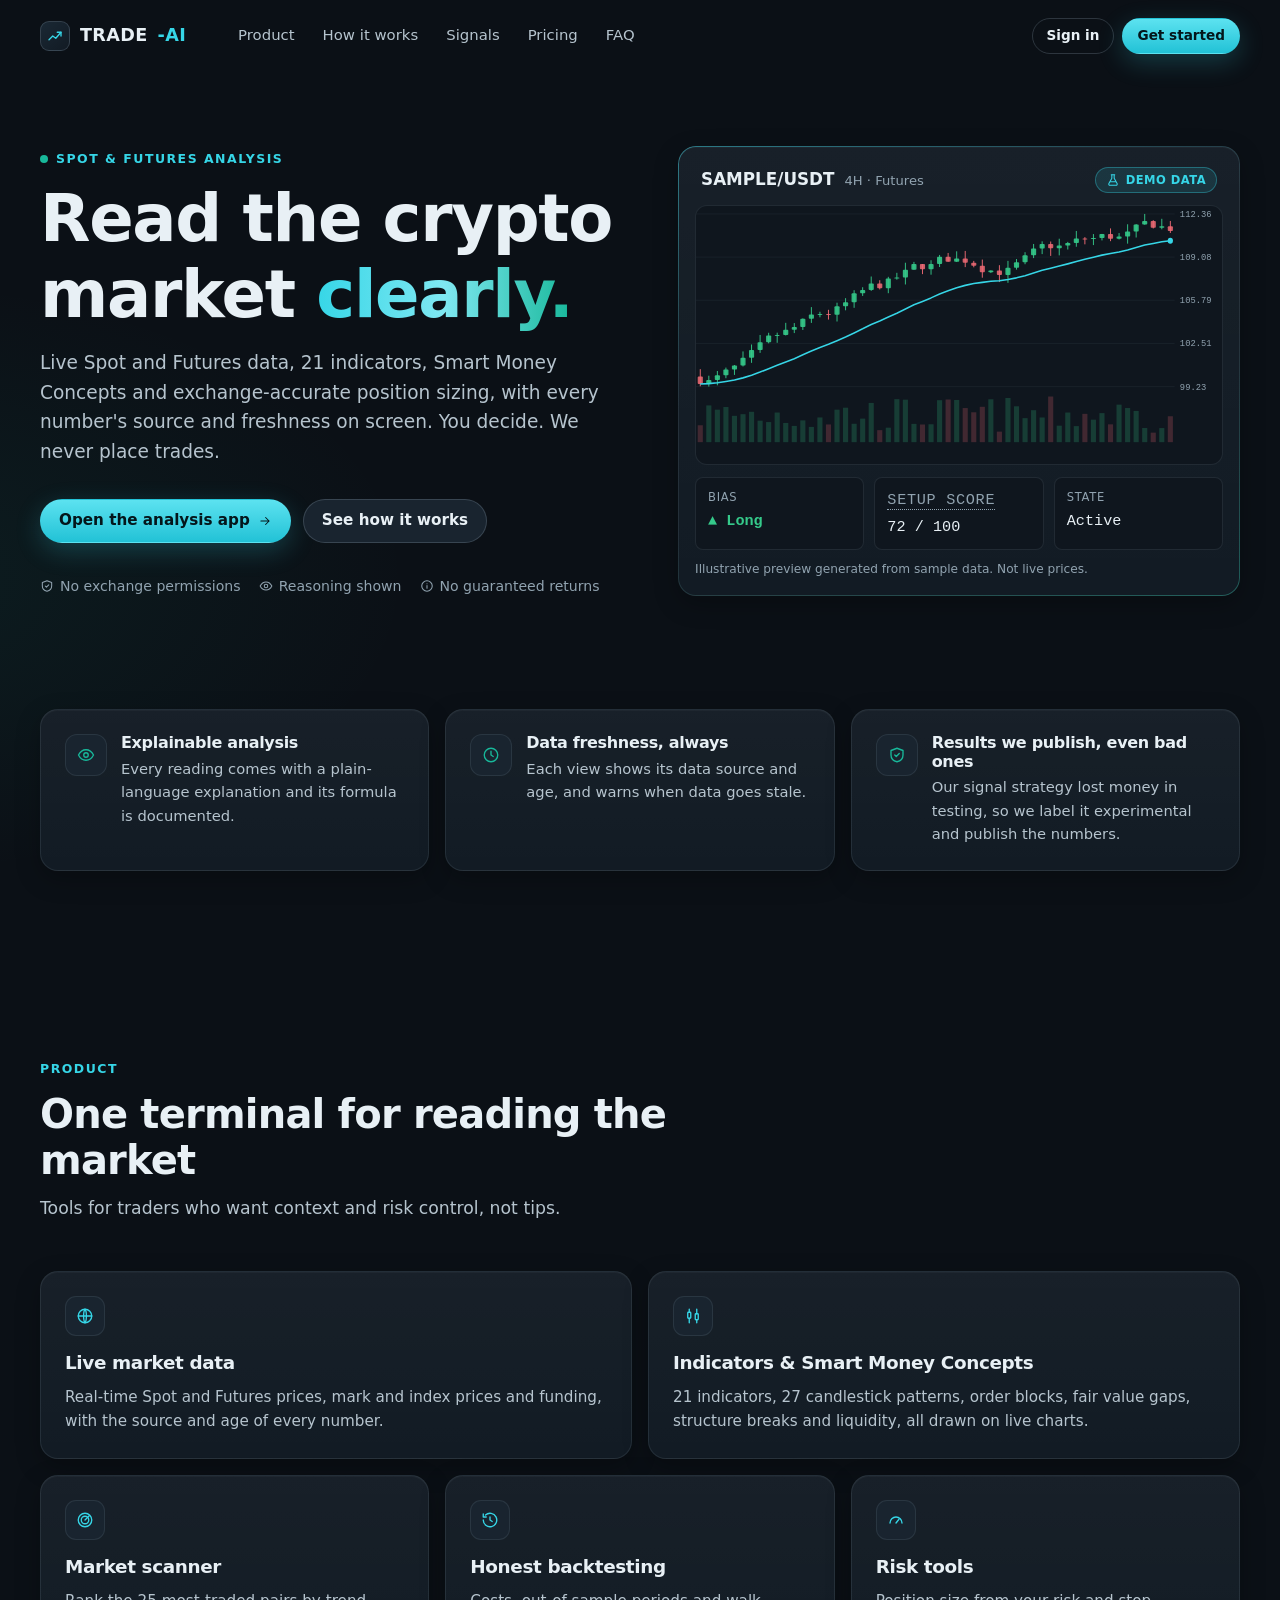
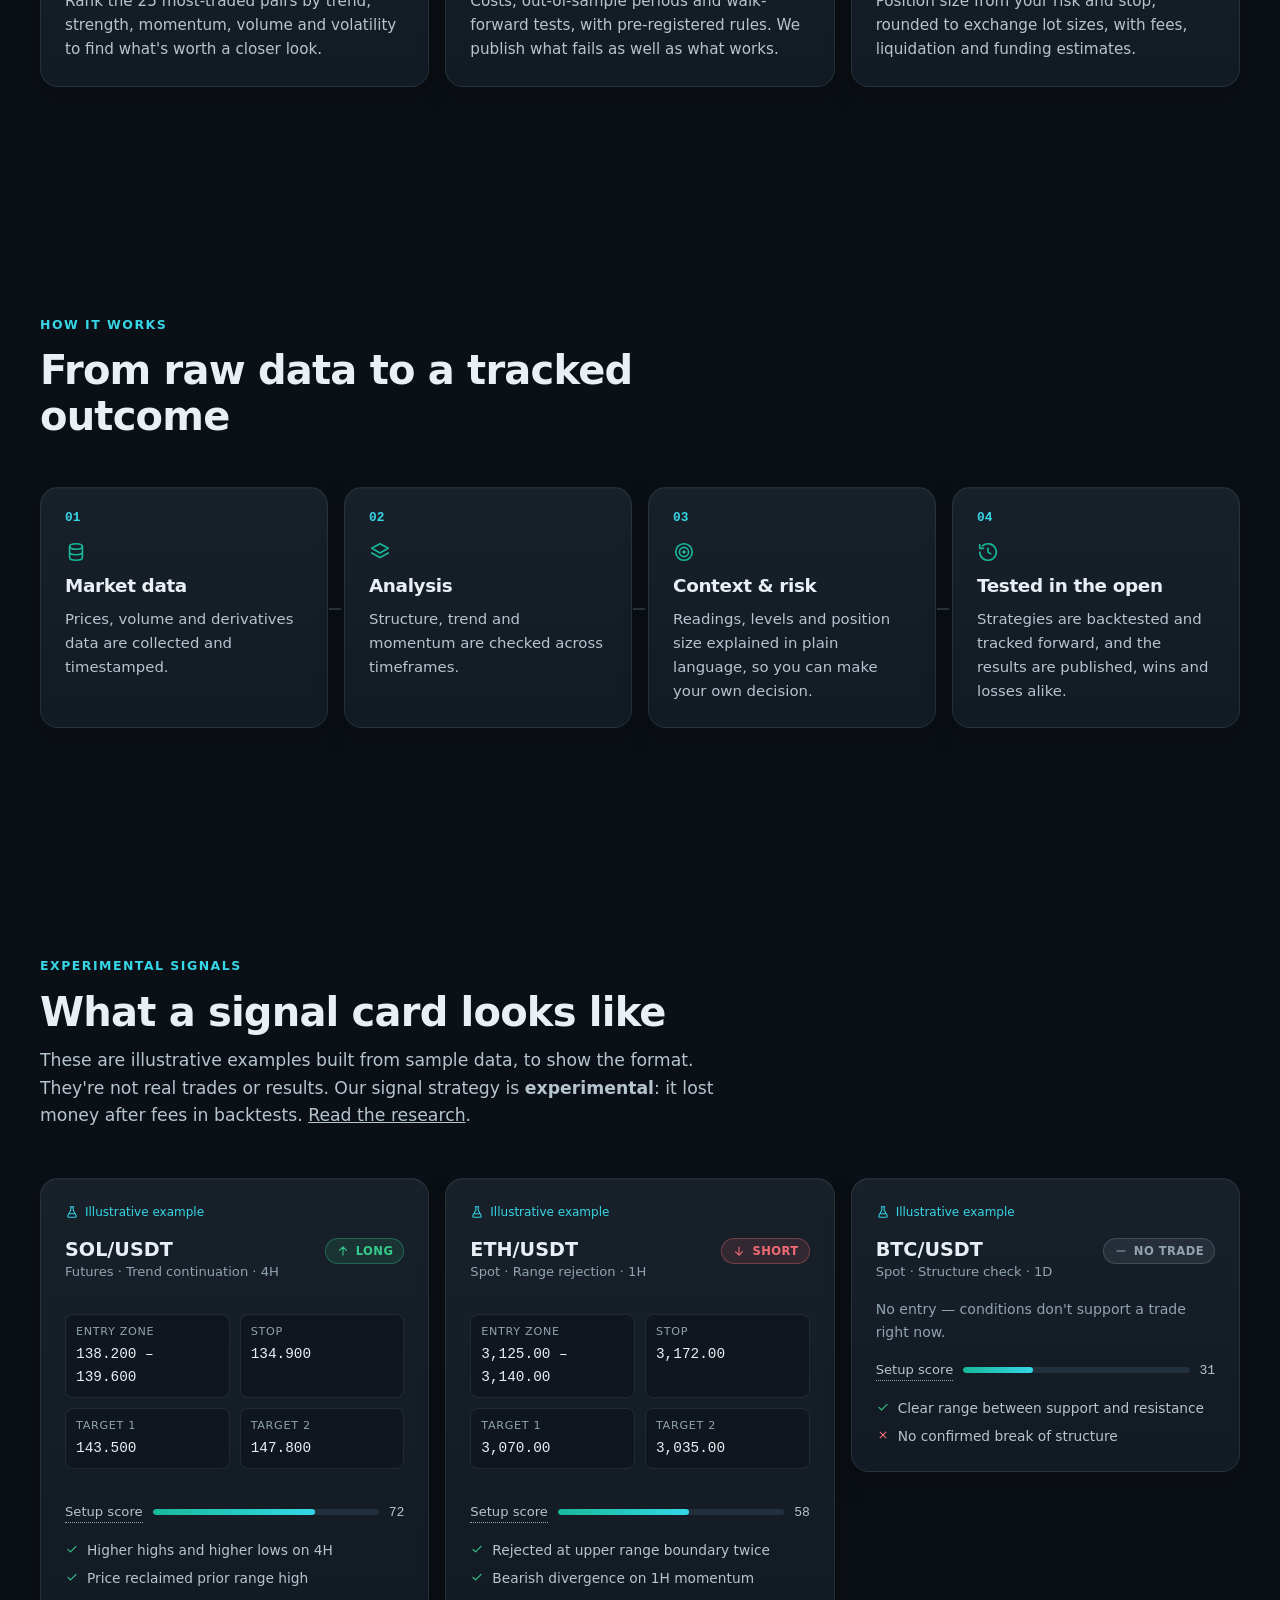
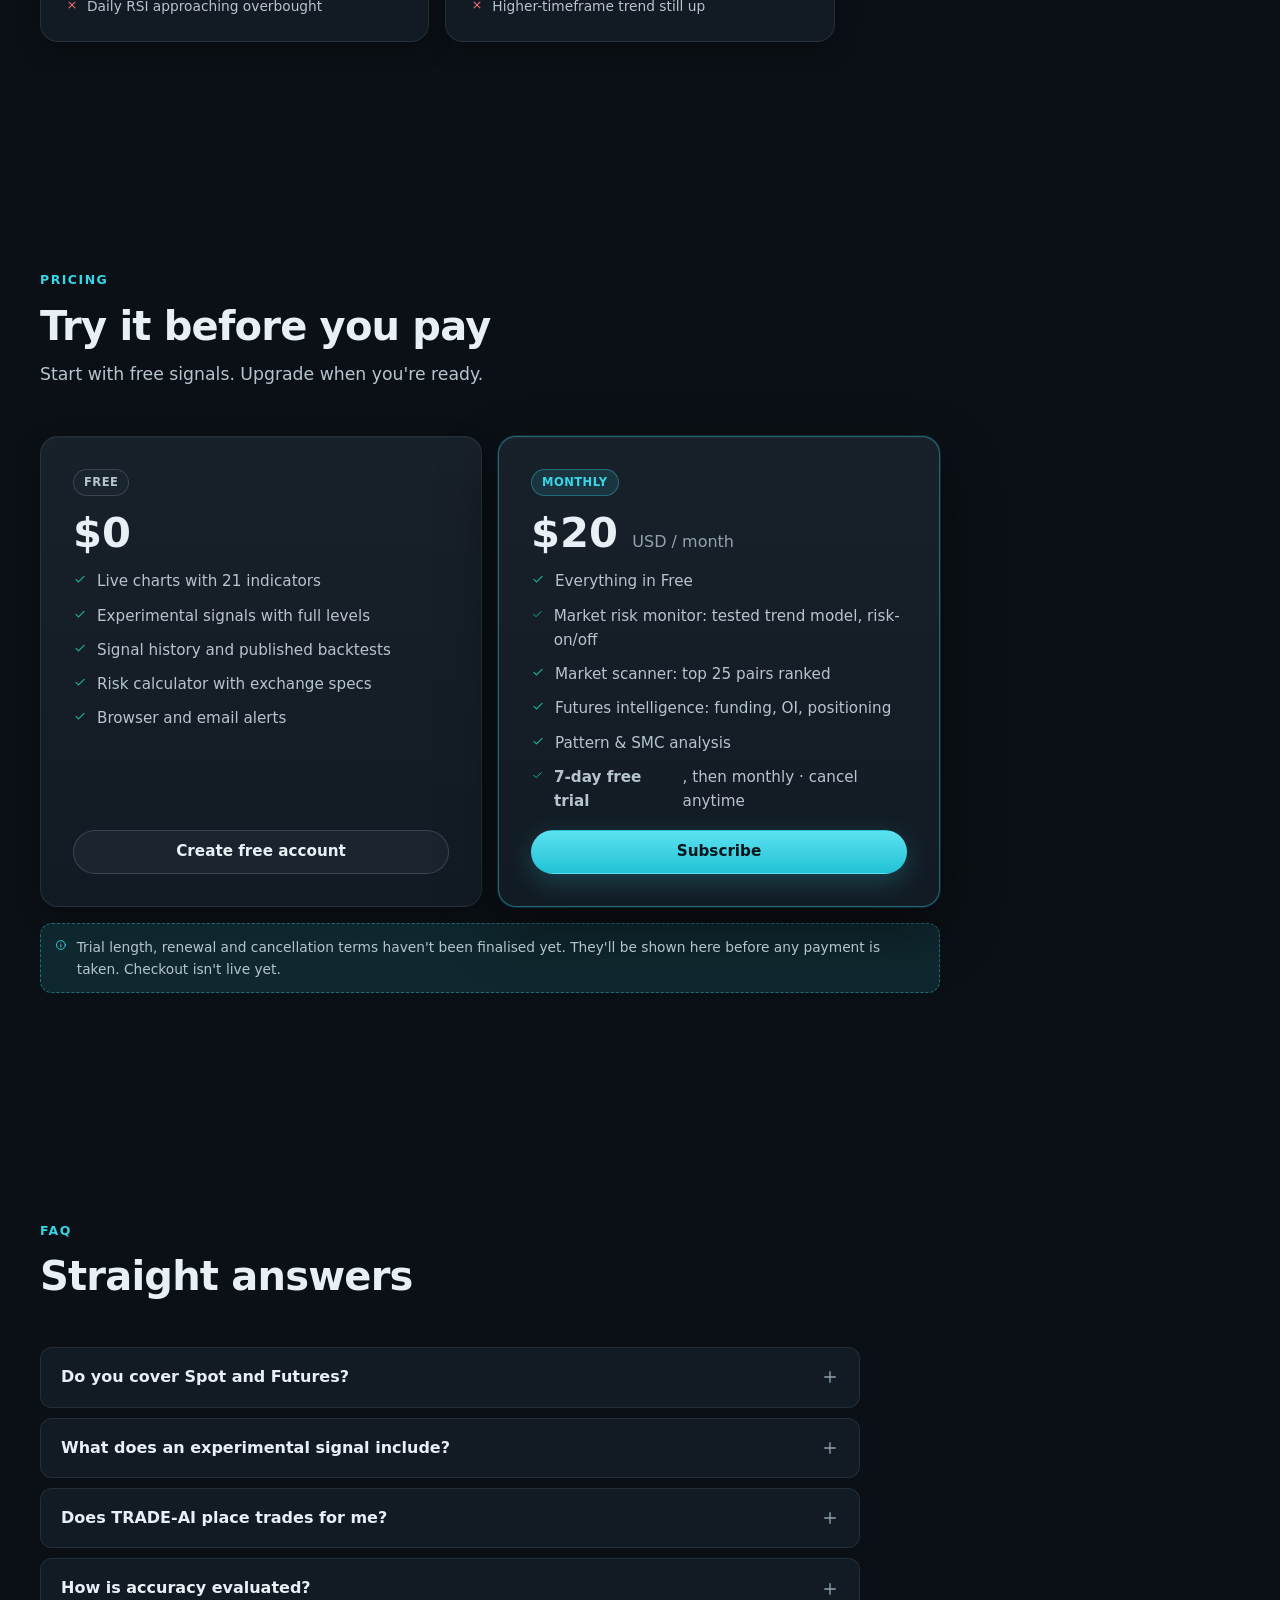
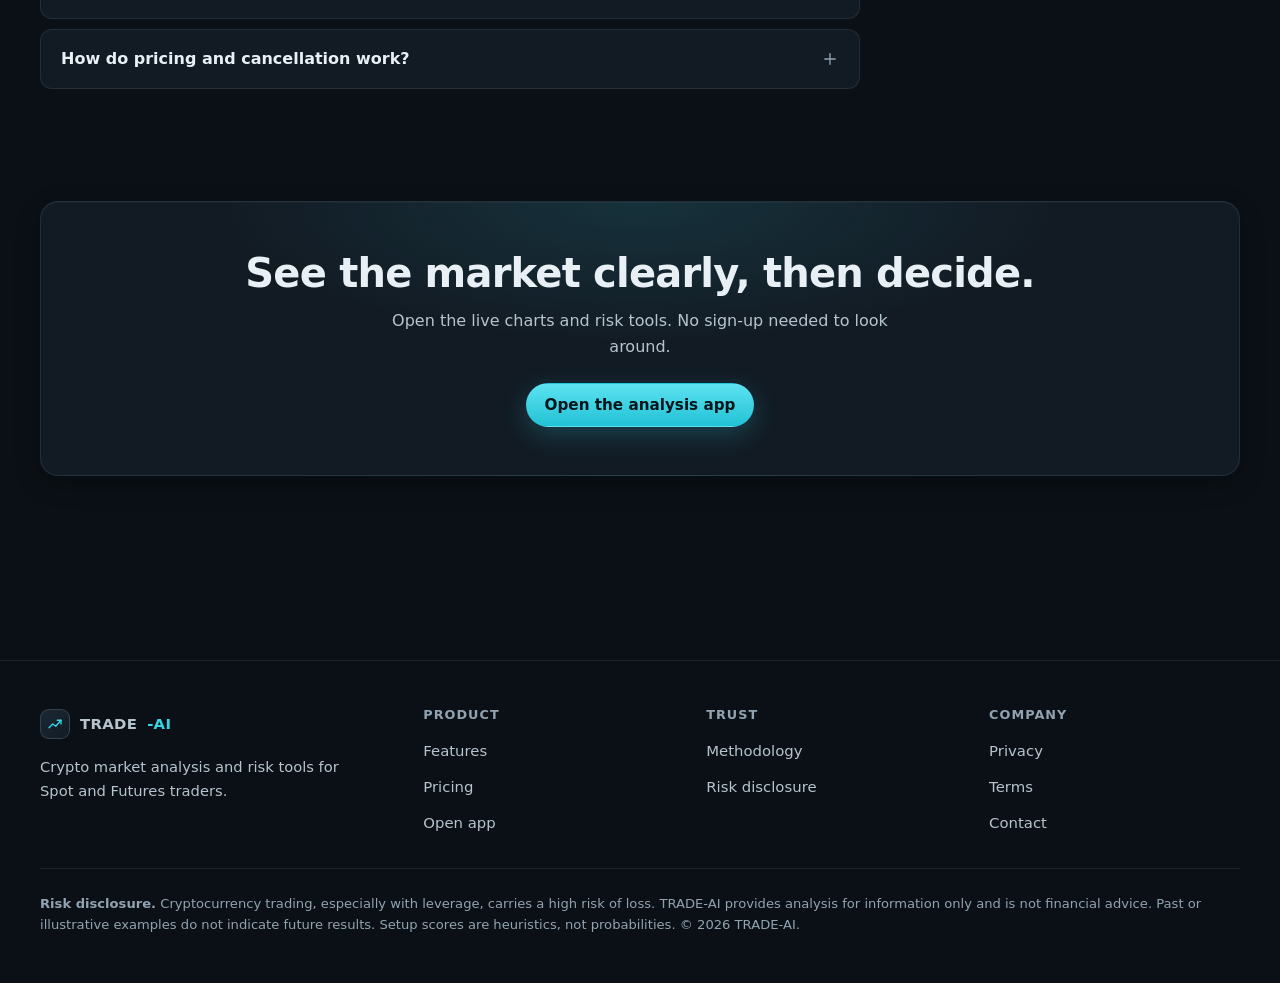
<file: index.html>
<!DOCTYPE html>
<html lang="en">
<head>
  <meta charset="utf-8" />
  <meta name="viewport" content="width=device-width, initial-scale=1" />
  <title>TRADE-AI — Crypto market analysis and risk tools</title>
  <meta name="description" content="TRADE-AI is a crypto market analysis and risk tool: live Spot and Futures data, 21 indicators, Smart Money Concepts, position sizing and honest, published backtests. Analysis only — no automated trading." />
  <meta name="theme-color" content="#0B1016" />
  <link rel="canonical" href="https://sahan308.github.io/trade-ai/" />
  <link rel="apple-touch-icon" href="assets/img/apple-touch-icon.png" />
  <link rel="manifest" href="manifest.webmanifest" />
  <meta property="og:type" content="website" />
  <meta property="og:site_name" content="TRADE-AI" />
  <meta property="og:title" content="TRADE-AI: Read the crypto market clearly" />
  <meta property="og:description" content="Live crypto charts, 21 indicators, Smart Money Concepts, a market scanner, futures data and position sizing. Analysis only, never automated trading." />
  <meta property="og:url" content="https://sahan308.github.io/trade-ai/" />
  <meta property="og:image" content="https://sahan308.github.io/trade-ai/assets/img/og.png" />
  <meta property="og:image:width" content="1200" />
  <meta property="og:image:height" content="630" />
  <meta property="og:image:alt" content="TRADE-AI: Read the crypto market clearly. Analysis only, never trades." />
  <meta name="twitter:card" content="summary_large_image" />
  <meta name="twitter:title" content="TRADE-AI: Read the crypto market clearly" />
  <meta name="twitter:description" content="Live crypto charts, 21 indicators, Smart Money Concepts, a market scanner, futures data and position sizing. Analysis only, never automated trading." />
  <meta name="twitter:image" content="https://sahan308.github.io/trade-ai/assets/img/og.png" />
  <script type="application/ld+json">{"@context":"https://schema.org","@type":"WebApplication","name":"TRADE-AI","url":"https://sahan308.github.io/trade-ai/","applicationCategory":"FinanceApplication","operatingSystem":"Web","description":"Live crypto charts, 21 indicators, Smart Money Concepts, a market scanner, futures data and position sizing. Analysis only, never automated trading.","offers":{"@type":"Offer","price":"20","priceCurrency":"USD"}}</script>
  <link rel="icon" href="data:image/svg+xml,%3Csvg xmlns='http://www.w3.org/2000/svg' viewBox='0 0 24 24' fill='none' stroke='%2336D6E7' stroke-width='2.4' stroke-linecap='round' stroke-linejoin='round'%3E%3Cpath d='M4 17l5-5 4 3 7-8'/%3E%3Cpath d='M15 7h5v5'/%3E%3C/svg%3E" />
  <link rel="stylesheet" href="assets/css/base.css?v=58" />
  <link rel="stylesheet" href="assets/css/landing.css?v=58" />
</head>
<body class="landing">
  <a class="skip-link" href="#main">Skip to content</a>

  <header class="nav" id="nav">
    <div class="wrap nav-inner">
      <a class="brand" href="#top" aria-label="TRADE-AI home"><span class="brand-mark" data-icon="logo"></span>TRADE<b>-AI</b></a>
      <nav class="nav-links" aria-label="Primary">
        <a href="#features">Product</a>
        <a href="#how">How it works</a>
        <a href="#examples">Signals</a>
        <a href="#pricing">Pricing</a>
        <a href="#faq">FAQ</a>
      </nav>
      <div class="nav-cta">
        <a class="btn btn-ghost btn-sm" href="app.html#/login">Sign in</a>
        <a class="btn btn-primary btn-sm" href="app.html#/signup">Get started</a>
      </div>
      <button class="icon-btn nav-toggle" id="navToggle" aria-expanded="false" aria-controls="mobileMenu" aria-label="Open menu" data-icon="menu"></button>
    </div>
    <div class="mobile-menu" id="mobileMenu">
      <div class="wrap">
        <a href="#features">Product</a><a href="#how">How it works</a><a href="#examples">Signals</a><a href="#pricing">Pricing</a><a href="#faq">FAQ</a>
        <a class="btn" href="app.html#/login">Sign in</a>
        <a class="btn btn-primary" href="app.html#/signup">Get started</a>
      </div>
    </div>
  </header>

  <main id="main">
    <!-- HERO -->
    <section class="hero" id="top">
      <div class="wrap hero-grid">
        <div>
          <div class="eyebrow reveal"><span class="dot" style="color:var(--teal)"></span>Spot &amp; Futures analysis</div>
          <h1 class="reveal" style="--d:60ms">Read the crypto market <em>clearly.</em></h1>
          <p class="hero-lede reveal" style="--d:120ms">Live Spot and Futures data, 21 indicators, Smart Money Concepts and exchange-accurate position sizing, with every number's source and freshness on screen. You decide. We never place trades.</p>
          <div class="hero-ctas reveal" style="--d:180ms">
            <a class="btn btn-primary" href="app.html#/chart" data-icon="arrowRight" data-icon-class="icon-sm" style="flex-direction:row-reverse">Open the analysis app</a>
            <a class="btn" href="#how">See how it works</a>
          </div>
          <div class="hero-notes reveal" style="--d:240ms">
            <span data-icon="shield" data-icon-class="icon-sm">No exchange permissions</span>
            <span data-icon="eye" data-icon-class="icon-sm">Reasoning shown</span>
            <span data-icon="info" data-icon-class="icon-sm">No guaranteed returns</span>
          </div>
        </div>

        <figure class="card preview reveal" style="--d:140ms;margin:0" aria-labelledby="previewCap">
          <div class="preview-top">
            <div class="preview-pair"><strong>SAMPLE/USDT</strong><span class="muted" style="font-size:.82rem">4H · Futures</span></div>
            <span class="badge badge-demo" data-icon="flask" data-icon-class="icon-sm">Demo data</span>
          </div>
          <div class="chart-box" id="heroChart"></div>
          <div class="preview-foot">
            <div class="mini"><small>Bias</small><span class="up bias-long">▲ Long</span></div>
            <div class="mini"><small><span class="term" tabindex="0" data-tip="Heuristic score of aligned conditions — not a probability of winning.">Setup score</span></small><span>72 / 100</span></div>
            <div class="mini"><small>State</small><span>Active</span></div>
          </div>
          <figcaption id="previewCap" class="muted" style="font-size:.76rem;margin-top:10px">Illustrative preview generated from sample data. Not live prices.</figcaption>
        </figure>
      </div>
    </section>

    <!-- TRUST -->
    <section class="trust" aria-label="Transparency commitments">
      <div class="wrap trust-grid" data-stagger>
        <div class="card card-hover trust-item reveal"><div class="ic" data-icon="eye"></div><div><h3>Explainable analysis</h3><p>Every reading comes with a plain-language explanation and its formula is documented.</p></div></div>
        <div class="card card-hover trust-item reveal"><div class="ic" data-icon="clock"></div><div><h3>Data freshness, always</h3><p>Each view shows its data source and age, and warns when data goes stale.</p></div></div>
        <div class="card card-hover trust-item reveal"><div class="ic" data-icon="shield"></div><div><h3>Results we publish, even bad ones</h3><p>Our signal strategy lost money in testing, so we label it experimental and publish the numbers.</p></div></div>
      </div>
    </section>

    <!-- FEATURES -->
    <section id="features">
      <div class="wrap">
        <div class="section-head reveal">
          <div class="eyebrow">Product</div>
          <h2>One terminal for reading the market</h2>
          <p>Tools for traders who want context and risk control, not tips.</p>
        </div>
        <div class="features-grid" data-stagger>
          <article class="card card-hover feature wide reveal"><div class="ic" data-icon="globe"></div><h3>Live market data</h3><p>Real-time Spot and Futures prices, mark and index prices and funding, with the source and age of every number.</p></article>
          <article class="card card-hover feature wide reveal"><div class="ic" data-icon="candles"></div><h3>Indicators &amp; Smart Money Concepts</h3><p>21 indicators, 27 candlestick patterns, order blocks, fair value gaps, structure breaks and liquidity, all drawn on live charts.</p></article>
          <article class="card card-hover feature reveal"><div class="ic" data-icon="radar"></div><h3>Market scanner</h3><p>Rank the 25 most-traded pairs by trend, strength, momentum, volume and volatility to find what's worth a closer look.</p></article>
          <article class="card card-hover feature reveal"><div class="ic" data-icon="history"></div><h3>Honest backtesting</h3><p>Costs, out-of-sample periods and walk-forward tests, with pre-registered rules. We publish what fails as well as what works.</p></article>
          <article class="card card-hover feature reveal"><div class="ic" data-icon="gauge"></div><h3>Risk tools</h3><p>Position size from your risk and stop, rounded to exchange lot sizes, with fees, liquidation and funding estimates.</p></article>
        </div>
      </div>
    </section>

    <!-- HOW -->
    <section id="how">
      <div class="wrap">
        <div class="section-head reveal">
          <div class="eyebrow">How it works</div>
          <h2>From raw data to a tracked outcome</h2>
        </div>
        <ol class="steps" data-stagger style="list-style:none;margin:0;padding:0">
          <li class="card card-hover step reveal"><div class="ic" data-icon="database" data-icon-class="icon-lg"></div><h3>Market data</h3><p>Prices, volume and derivatives data are collected and timestamped.</p></li>
          <li class="card card-hover step reveal"><div class="ic" data-icon="layers" data-icon-class="icon-lg"></div><h3>Analysis</h3><p>Structure, trend and momentum are checked across timeframes.</p></li>
          <li class="card card-hover step reveal"><div class="ic" data-icon="target" data-icon-class="icon-lg"></div><h3>Context &amp; risk</h3><p>Readings, levels and position size explained in plain language, so you can make your own decision.</p></li>
          <li class="card card-hover step reveal"><div class="ic" data-icon="history" data-icon-class="icon-lg"></div><h3>Tested in the open</h3><p>Strategies are backtested and tracked forward, and the results are published, wins and losses alike.</p></li>
        </ol>
      </div>
    </section>

    <!-- EXAMPLES -->
    <section id="examples">
      <div class="wrap">
        <div class="section-head reveal">
          <div class="eyebrow">Experimental signals</div>
          <h2>What a signal card looks like</h2>
          <p>These are illustrative examples built from sample data, to show the format. They're not real trades or results. Our signal strategy is <b>experimental</b>: it lost money after fees in backtests. <a href="https://github.com/Sahan308/trade-ai/blob/main/research/RESULTS.md" target="_blank" rel="noopener" style="text-decoration:underline">Read the research</a>.</p>
        </div>
        <div class="samples-grid" data-stagger id="samples"></div>
      </div>
    </section>

    <!-- PRICING -->
    <section id="pricing">
      <div class="wrap">
        <div class="section-head reveal">
          <div class="eyebrow">Pricing</div>
          <h2>Try it before you pay</h2>
          <p>Start with free signals. Upgrade when you're ready.</p>
        </div>
        <div class="pricing-grid" data-stagger>
          <div class="card card-hover plan reveal">
            <span class="badge" style="align-self:flex-start">Free</span>
            <div class="plan-price">$0</div>
            <ul>
              <li><span data-icon="check" data-icon-class="icon-sm"></span>Live charts with 21 indicators</li>
              <li><span data-icon="check" data-icon-class="icon-sm"></span>Experimental signals with full levels</li>
              <li><span data-icon="check" data-icon-class="icon-sm"></span>Signal history and published backtests</li>
              <li><span data-icon="check" data-icon-class="icon-sm"></span>Risk calculator with exchange specs</li>
              <li><span data-icon="check" data-icon-class="icon-sm"></span>Browser and email alerts</li>
            </ul>
            <a class="btn" href="app.html#/signup">Create free account</a>
          </div>
          <div class="card card-hover plan featured reveal">
            <span class="badge badge-demo" style="align-self:flex-start">Monthly</span>
            <div class="plan-price">$<span data-cfg="price">20</span> <small>USD / month</small></div>
            <ul>
              <li><span data-icon="check" data-icon-class="icon-sm"></span>Everything in Free</li>
              <li><span data-icon="check" data-icon-class="icon-sm"></span>Market risk monitor: tested trend model, risk-on/off</li>
              <li><span data-icon="check" data-icon-class="icon-sm"></span>Market scanner: top 25 pairs ranked</li>
              <li><span data-icon="check" data-icon-class="icon-sm"></span>Futures intelligence: funding, OI, positioning</li>
              <li><span data-icon="check" data-icon-class="icon-sm"></span>Pattern &amp; SMC analysis</li>
              <li><span data-icon="check" data-icon-class="icon-sm"></span><b>7-day free trial</b>, then monthly · cancel anytime</li>
            </ul>
            <button class="btn btn-primary" id="subscribeBtn" type="button">Subscribe</button>
          </div>
        </div>
        <div class="config-note reveal" style="margin-top:16px;max-width:900px"><span data-icon="info" data-icon-class="icon-sm"></span><span>Trial length, renewal and cancellation terms haven't been finalised yet. They'll be shown here before any payment is taken. Checkout isn't live yet.</span></div>
      </div>
    </section>

    <!-- FAQ -->
    <section id="faq">
      <div class="wrap">
        <div class="section-head reveal"><div class="eyebrow">FAQ</div><h2>Straight answers</h2></div>
        <div class="faq" id="faqList" data-stagger>
          <div class="faq-item reveal"><button class="faq-q" aria-expanded="false">Do you cover Spot and Futures?<span data-icon="plus"></span></button><div class="faq-a" role="region"><div><p>Yes. Every signal is labelled Spot or Futures. Futures views add derivatives context such as funding and open interest wherever the data source provides it.</p></div></div></div>
          <div class="faq-item reveal"><button class="faq-q" aria-expanded="false">What does an experimental signal include?<span data-icon="plus"></span></button><div class="faq-a" role="region"><div><p>Direction (LONG, SHORT or NO TRADE), symbol, market, strategy, timeframe, timestamp, data source and freshness, entry zone, stop-loss, targets, an invalidation condition, a heuristic setup score, and supporting and conflicting evidence.</p></div></div></div>
          <div class="faq-item reveal"><button class="faq-q" aria-expanded="false">Does TRADE-AI place trades for me?<span data-icon="plus"></span></button><div class="faq-a" role="region"><div><p>No. TRADE-AI is analysis and decision support only. It never connects to your exchange account, never asks for trading permissions and never places orders.</p></div></div></div>
          <div class="faq-item reveal"><button class="faq-q" aria-expanded="false">How is accuracy evaluated?<span data-icon="plus"></span></button><div class="faq-a" role="region"><div><p>Strategies are backtested with fees and slippage, out-of-sample periods and walk-forward tests, under rules we commit before seeing results. Live signals are tracked through their full lifecycle. So far our signal strategy has <b>not</b> shown a positive edge after costs, so we label it experimental and publish the results. We never quote an accuracy rate the data doesn't support, and the setup score is never a win probability.</p></div></div></div>
          <div class="faq-item reveal"><button class="faq-q" aria-expanded="false">How do pricing and cancellation work?<span data-icon="plus"></span></button><div class="faq-a" role="region"><div><p>The core app is free: charts, indicators, experimental signals with full levels, history, risk tools and alerts. Pro adds the market scanner, futures intelligence and pattern &amp; SMC analysis for $20 USD per month. Every new account gets 7 days of Pro free, no card needed. Pro renews monthly until you cancel; cancelling keeps Pro until the end of the period you paid for. See the <a href="legal/terms.html">Terms</a>.</p></div></div></div>
        </div>
      </div>
    </section>

    <section style="padding-top:0">
      <div class="wrap"><div class="card cta-band reveal">
        <h2>See the market clearly, then decide.</h2>
        <p>Open the live charts and risk tools. No sign-up needed to look around.</p>
        <a class="btn btn-primary" href="app.html#/chart">Open the analysis app</a>
      </div></div>
    </section>
  </main>

  <footer class="footer">
    <div class="wrap">
      <div class="footer-grid">
        <div><a class="brand" href="#top"><span class="brand-mark" data-icon="logo"></span>TRADE<b>-AI</b></a><p style="margin-top:14px;font-size:.92rem;max-width:300px">Crypto market analysis and risk tools for Spot and Futures traders.</p></div>
        <div><h4>Product</h4><ul><li><a href="#features">Features</a></li><li><a href="#pricing">Pricing</a></li><li><a href="app.html">Open app</a></li></ul></div>
        <div><h4>Trust</h4><ul><li><a data-link="methodology" href="#">Methodology</a></li><li><a data-link="risk" href="#">Risk disclosure</a></li></ul></div>
        <div><h4>Company</h4><ul><li><a data-link="privacy" href="#">Privacy</a></li><li><a data-link="terms" href="#">Terms</a></li><li><a data-link="contact" href="#">Contact</a></li></ul></div>
      </div>
      <p class="risk" id="risk-disclosure"><b>Risk disclosure.</b> Cryptocurrency trading, especially with leverage, carries a high risk of loss. TRADE-AI provides analysis for information only and is not financial advice. Past or illustrative examples do not indicate future results. Setup scores are heuristics, not probabilities. © <span id="yr"></span> TRADE-AI.</p>
    </div>
  </footer>

  <script src="assets/js/config.js?v=58"></script>
  <script src="assets/js/core.js?v=58"></script>
  <script src="assets/js/fixtures/demo.js?v=58"></script>
  <script src="assets/js/services/signals.js?v=58"></script>
  <script src="assets/js/components.js?v=58"></script>
  <script src="assets/js/hero-chart.js?v=58"></script>
  <script src="assets/js/landing.js?v=58"></script>
</body>
</html>
</file>
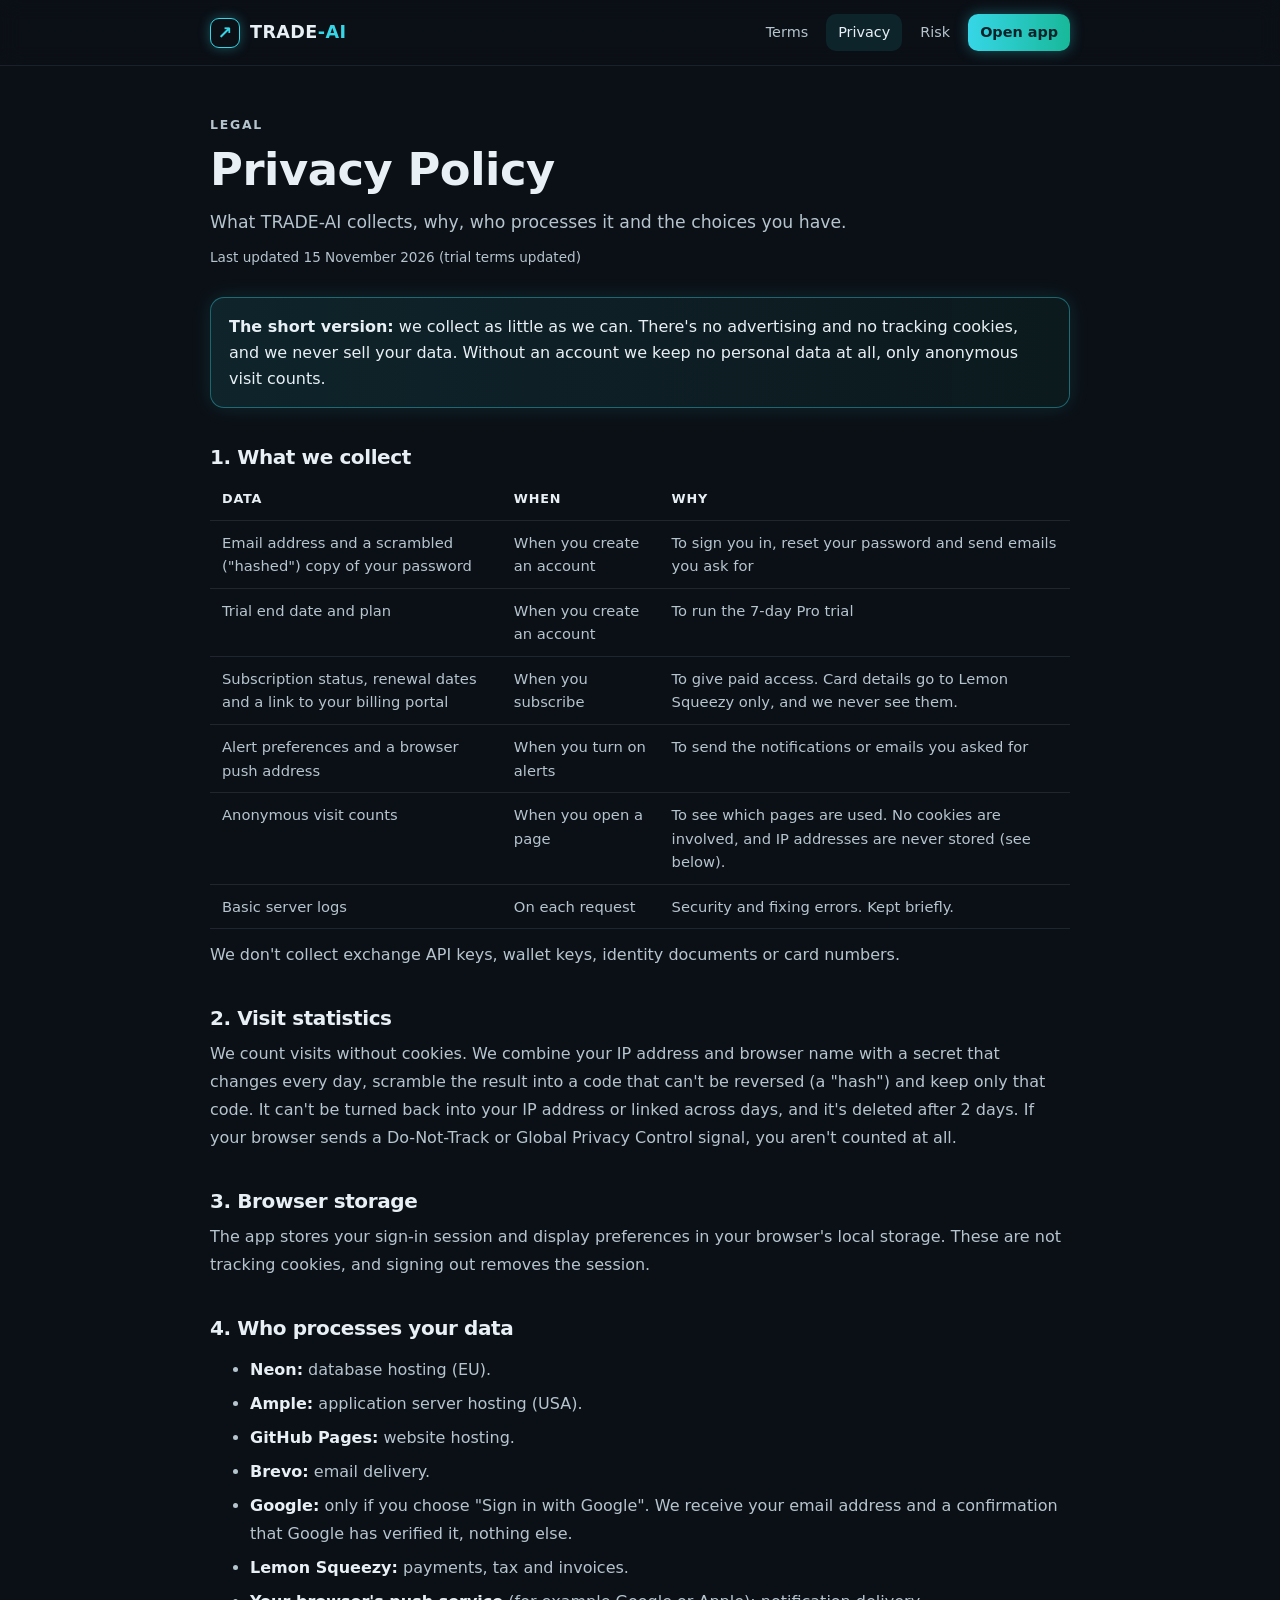
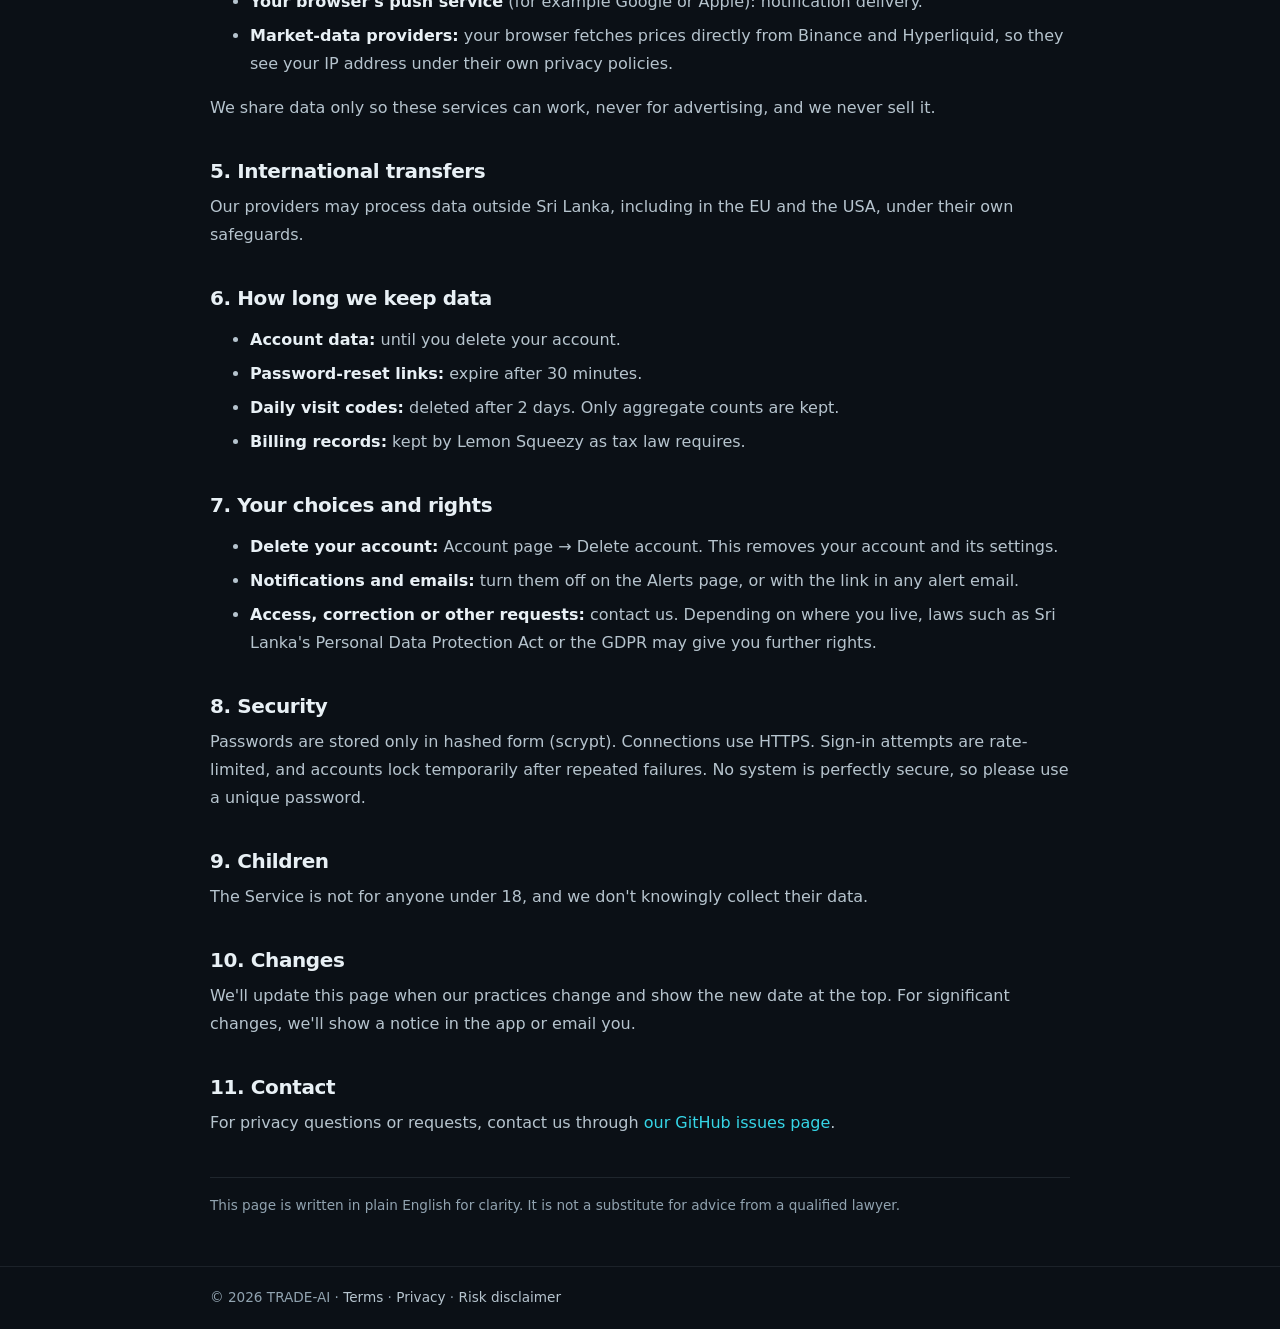
<file: legal/privacy.html>
<!DOCTYPE html>
<html lang="en">
<head>
  <meta charset="utf-8" />
  <meta name="viewport" content="width=device-width, initial-scale=1" />
  <title>Privacy Policy · TRADE-AI</title>
  <meta name="description" content="What TRADE-AI collects, why, who processes it and the choices you have." />
  <meta name="theme-color" content="#0B1016" />
  <link rel="canonical" href="https://sahan308.github.io/trade-ai/legal/privacy.html" />
  <link rel="icon" href="../assets/img/icon-192.png" />
  <link rel="stylesheet" href="../assets/css/base.css?v=58" />
  <link rel="stylesheet" href="../assets/css/legal.css?v=58" />
</head>
<body class="legal-page">
  <header class="legal-top"><div class="legal-wrap">
    <a class="legal-brand" href="../index.html"><span class="lb-mark">&#8599;</span><span>TRADE<b>-AI</b></span></a>
    <nav><a href="terms.html">Terms</a><a href="privacy.html" aria-current="page">Privacy</a><a href="risk.html">Risk</a><a class="legal-app" href="../app.html">Open app</a></nav>
  </div></header>
  <main class="legal-wrap legal-doc">
    <p class="legal-kicker">Legal</p>
    <h1>Privacy Policy</h1>
    <p class="legal-lede">What TRADE-AI collects, why, who processes it and the choices you have.</p>
    <p class="legal-meta">Last updated 15 November 2026 (trial terms updated)</p>
    
<div class="legal-callout"><b>The short version:</b> we collect as little as we can. There's no advertising and no tracking cookies, and we never sell your data. Without an account we keep no personal data at all, only anonymous visit counts.</div>
<h2>1. What we collect</h2>
<table class="legal-table"><thead><tr><th>Data</th><th>When</th><th>Why</th></tr></thead><tbody>
<tr><td>Email address and a scrambled ("hashed") copy of your password</td><td>When you create an account</td><td>To sign you in, reset your password and send emails you ask for</td></tr>
<tr><td>Trial end date and plan</td><td>When you create an account</td><td>To run the 7-day Pro trial</td></tr>
<tr><td>Subscription status, renewal dates and a link to your billing portal</td><td>When you subscribe</td><td>To give paid access. Card details go to Lemon Squeezy only, and we never see them.</td></tr>
<tr><td>Alert preferences and a browser push address</td><td>When you turn on alerts</td><td>To send the notifications or emails you asked for</td></tr>
<tr><td>Anonymous visit counts</td><td>When you open a page</td><td>To see which pages are used. No cookies are involved, and IP addresses are never stored (see below).</td></tr>
<tr><td>Basic server logs</td><td>On each request</td><td>Security and fixing errors. Kept briefly.</td></tr>
</tbody></table>
<p>We don't collect exchange API keys, wallet keys, identity documents or card numbers.</p>
<h2>2. Visit statistics</h2>
<p>We count visits without cookies. We combine your IP address and browser name with a secret that changes every day, scramble the result into a code that can't be reversed (a "hash") and keep only that code. It can't be turned back into your IP address or linked across days, and it's deleted after 2 days. If your browser sends a Do-Not-Track or Global Privacy Control signal, you aren't counted at all.</p>
<h2>3. Browser storage</h2>
<p>The app stores your sign-in session and display preferences in your browser's local storage. These are not tracking cookies, and signing out removes the session.</p>
<h2>4. Who processes your data</h2>
<ul>
<li><b>Neon:</b> database hosting (EU).</li>
<li><b>Ample:</b> application server hosting (USA).</li>
<li><b>GitHub Pages:</b> website hosting.</li>
<li><b>Brevo:</b> email delivery.</li>
<li><b>Google:</b> only if you choose "Sign in with Google". We receive your email address and a confirmation that Google has verified it, nothing else.</li>
<li><b>Lemon Squeezy:</b> payments, tax and invoices.</li>
<li><b>Your browser's push service</b> (for example Google or Apple): notification delivery.</li>
<li><b>Market-data providers:</b> your browser fetches prices directly from Binance and Hyperliquid, so they see your IP address under their own privacy policies.</li>
</ul>
<p>We share data only so these services can work, never for advertising, and we never sell it.</p>
<h2>5. International transfers</h2>
<p>Our providers may process data outside Sri Lanka, including in the EU and the USA, under their own safeguards.</p>
<h2>6. How long we keep data</h2>
<ul>
<li><b>Account data:</b> until you delete your account.</li>
<li><b>Password-reset links:</b> expire after 30 minutes.</li>
<li><b>Daily visit codes:</b> deleted after 2 days. Only aggregate counts are kept.</li>
<li><b>Billing records:</b> kept by Lemon Squeezy as tax law requires.</li>
</ul>
<h2>7. Your choices and rights</h2>
<ul>
<li><b>Delete your account:</b> Account page → Delete account. This removes your account and its settings.</li>
<li><b>Notifications and emails:</b> turn them off on the Alerts page, or with the link in any alert email.</li>
<li><b>Access, correction or other requests:</b> contact us. Depending on where you live, laws such as Sri Lanka's Personal Data Protection Act or the GDPR may give you further rights.</li>
</ul>
<h2>8. Security</h2>
<p>Passwords are stored only in hashed form (scrypt). Connections use HTTPS. Sign-in attempts are rate-limited, and accounts lock temporarily after repeated failures. No system is perfectly secure, so please use a unique password.</p>
<h2>9. Children</h2>
<p>The Service is not for anyone under 18, and we don't knowingly collect their data.</p>
<h2>10. Changes</h2>
<p>We'll update this page when our practices change and show the new date at the top. For significant changes, we'll show a notice in the app or email you.</p>
<h2>11. Contact</h2>
<p>For privacy questions or requests, contact us through <a href="https://github.com/Sahan308/trade-ai/issues">our GitHub issues page</a>.</p>

    <p class="legal-note">This page is written in plain English for clarity. It is not a substitute for advice from a qualified lawyer.</p>
  </main>
  <footer class="legal-foot"><div class="legal-wrap">© 2026 TRADE-AI · <a href="terms.html">Terms</a> · <a href="privacy.html">Privacy</a> · <a href="risk.html">Risk disclaimer</a></div></footer>
</body>
</html>
</file>
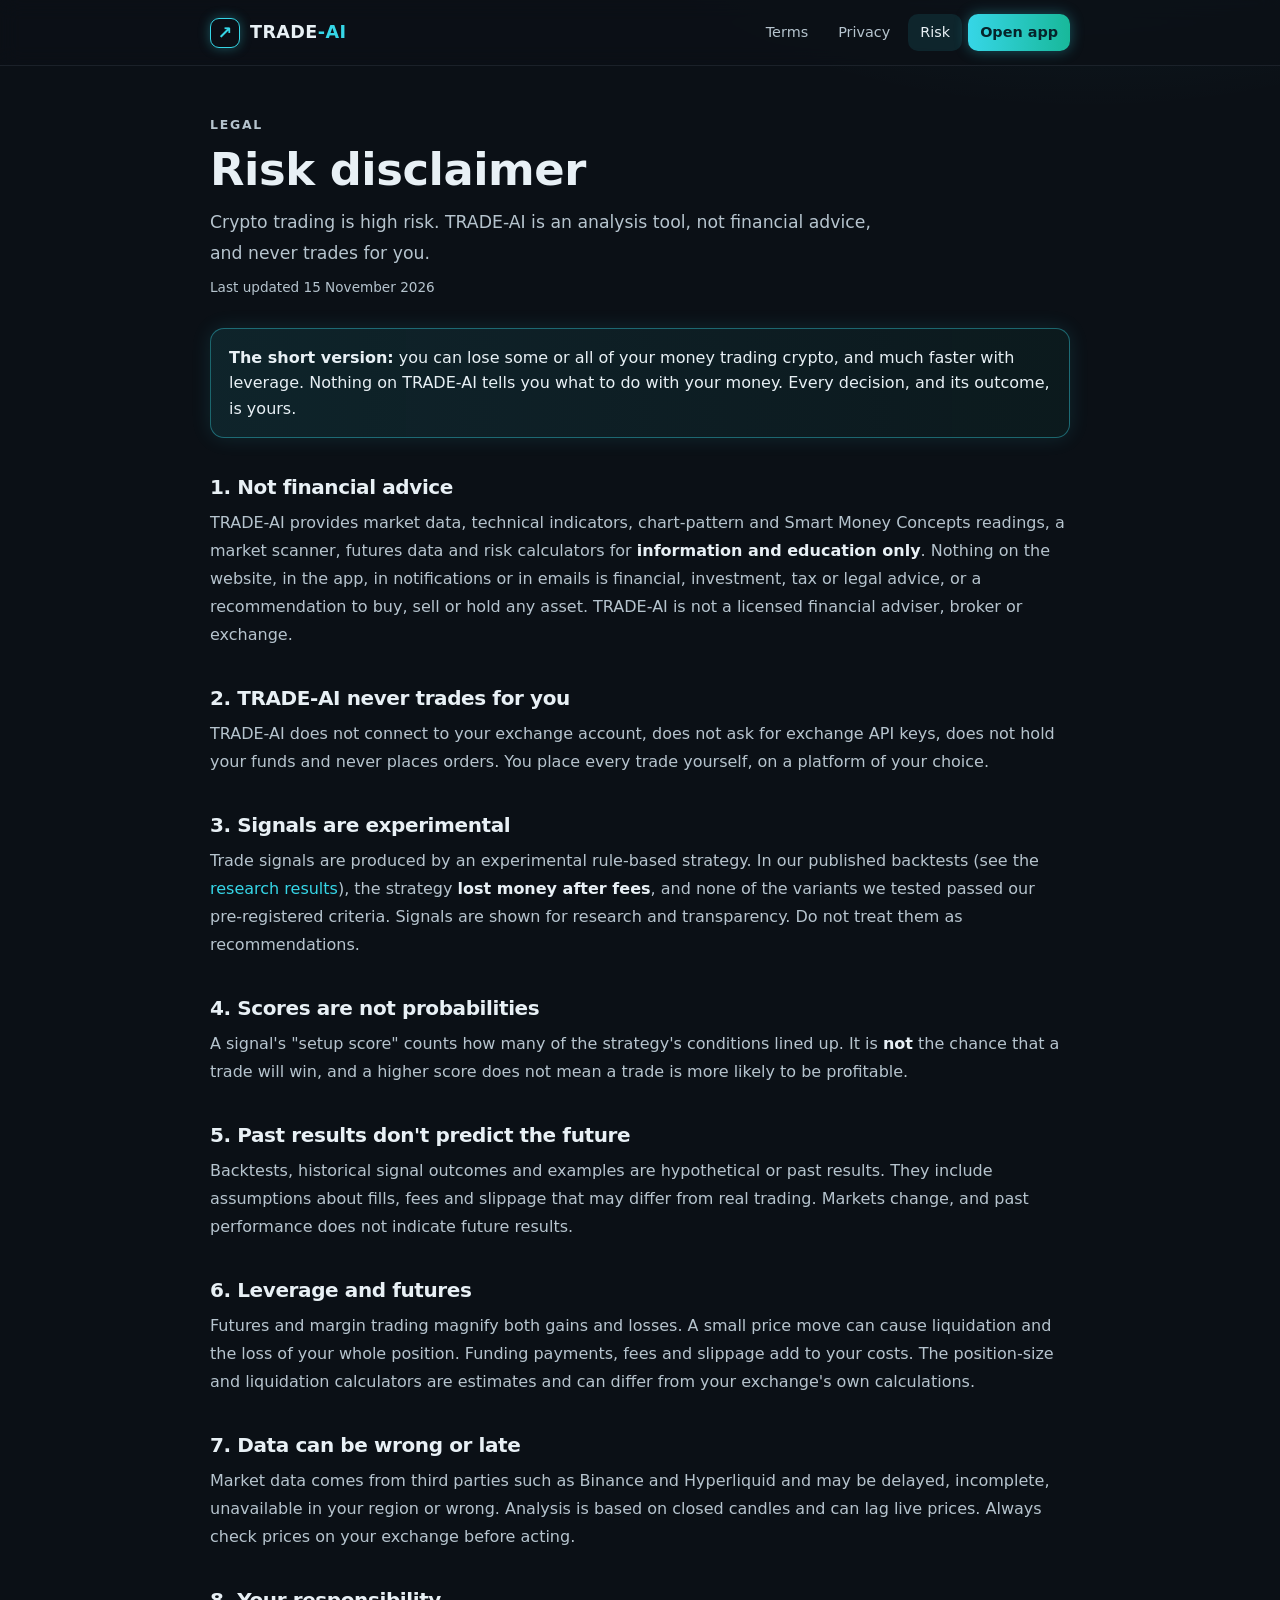
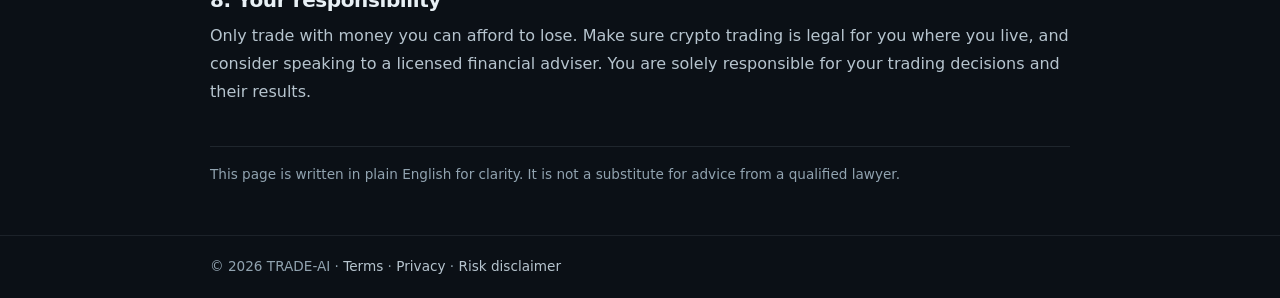
<file: legal/risk.html>
<!DOCTYPE html>
<html lang="en">
<head>
  <meta charset="utf-8" />
  <meta name="viewport" content="width=device-width, initial-scale=1" />
  <title>Risk disclaimer · TRADE-AI</title>
  <meta name="description" content="Crypto trading is high risk. TRADE-AI is an analysis tool, not financial advice, and never trades for you." />
  <meta name="theme-color" content="#0B1016" />
  <link rel="canonical" href="https://sahan308.github.io/trade-ai/legal/risk.html" />
  <link rel="icon" href="../assets/img/icon-192.png" />
  <link rel="stylesheet" href="../assets/css/base.css?v=58" />
  <link rel="stylesheet" href="../assets/css/legal.css?v=58" />
</head>
<body class="legal-page">
  <header class="legal-top"><div class="legal-wrap">
    <a class="legal-brand" href="../index.html"><span class="lb-mark">&#8599;</span><span>TRADE<b>-AI</b></span></a>
    <nav><a href="terms.html">Terms</a><a href="privacy.html">Privacy</a><a href="risk.html" aria-current="page">Risk</a><a class="legal-app" href="../app.html">Open app</a></nav>
  </div></header>
  <main class="legal-wrap legal-doc">
    <p class="legal-kicker">Legal</p>
    <h1>Risk disclaimer</h1>
    <p class="legal-lede">Crypto trading is high risk. TRADE-AI is an analysis tool, not financial advice, and never trades for you.</p>
    <p class="legal-meta">Last updated 15 November 2026</p>
    
<div class="legal-callout"><b>The short version:</b> you can lose some or all of your money trading crypto, and much faster with leverage. Nothing on TRADE-AI tells you what to do with your money. Every decision, and its outcome, is yours.</div>
<h2>1. Not financial advice</h2>
<p>TRADE-AI provides market data, technical indicators, chart-pattern and Smart Money Concepts readings, a market scanner, futures data and risk calculators for <b>information and education only</b>. Nothing on the website, in the app, in notifications or in emails is financial, investment, tax or legal advice, or a recommendation to buy, sell or hold any asset. TRADE-AI is not a licensed financial adviser, broker or exchange.</p>
<h2>2. TRADE-AI never trades for you</h2>
<p>TRADE-AI does not connect to your exchange account, does not ask for exchange API keys, does not hold your funds and never places orders. You place every trade yourself, on a platform of your choice.</p>
<h2>3. Signals are experimental</h2>
<p>Trade signals are produced by an experimental rule-based strategy. In our published backtests (see the <a href="https://github.com/Sahan308/trade-ai/blob/main/research/RESULTS.md">research results</a>), the strategy <b>lost money after fees</b>, and none of the variants we tested passed our pre-registered criteria. Signals are shown for research and transparency. Do not treat them as recommendations.</p>
<h2>4. Scores are not probabilities</h2>
<p>A signal's "setup score" counts how many of the strategy's conditions lined up. It is <b>not</b> the chance that a trade will win, and a higher score does not mean a trade is more likely to be profitable.</p>
<h2>5. Past results don't predict the future</h2>
<p>Backtests, historical signal outcomes and examples are hypothetical or past results. They include assumptions about fills, fees and slippage that may differ from real trading. Markets change, and past performance does not indicate future results.</p>
<h2>6. Leverage and futures</h2>
<p>Futures and margin trading magnify both gains and losses. A small price move can cause liquidation and the loss of your whole position. Funding payments, fees and slippage add to your costs. The position-size and liquidation calculators are estimates and can differ from your exchange's own calculations.</p>
<h2>7. Data can be wrong or late</h2>
<p>Market data comes from third parties such as Binance and Hyperliquid and may be delayed, incomplete, unavailable in your region or wrong. Analysis is based on closed candles and can lag live prices. Always check prices on your exchange before acting.</p>
<h2>8. Your responsibility</h2>
<p>Only trade with money you can afford to lose. Make sure crypto trading is legal for you where you live, and consider speaking to a licensed financial adviser. You are solely responsible for your trading decisions and their results.</p>

    <p class="legal-note">This page is written in plain English for clarity. It is not a substitute for advice from a qualified lawyer.</p>
  </main>
  <footer class="legal-foot"><div class="legal-wrap">© 2026 TRADE-AI · <a href="terms.html">Terms</a> · <a href="privacy.html">Privacy</a> · <a href="risk.html">Risk disclaimer</a></div></footer>
</body>
</html>
</file>
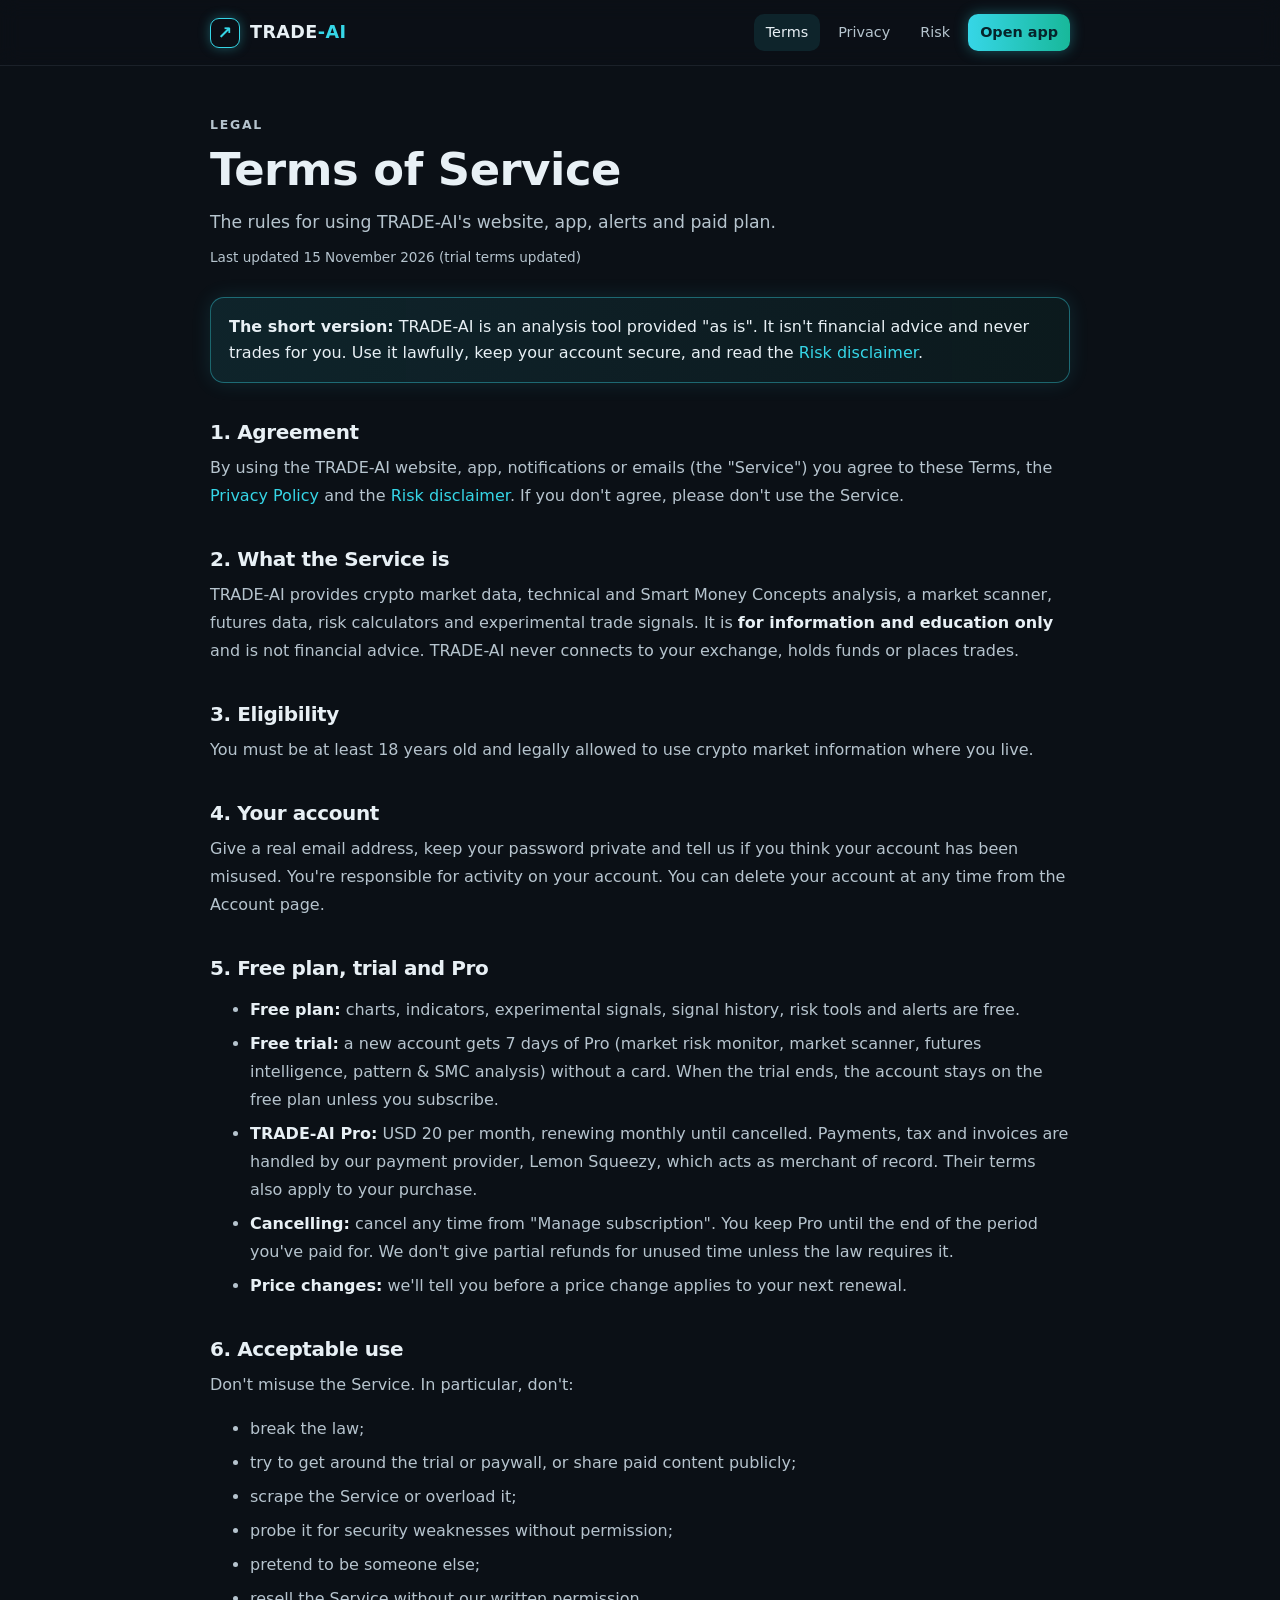
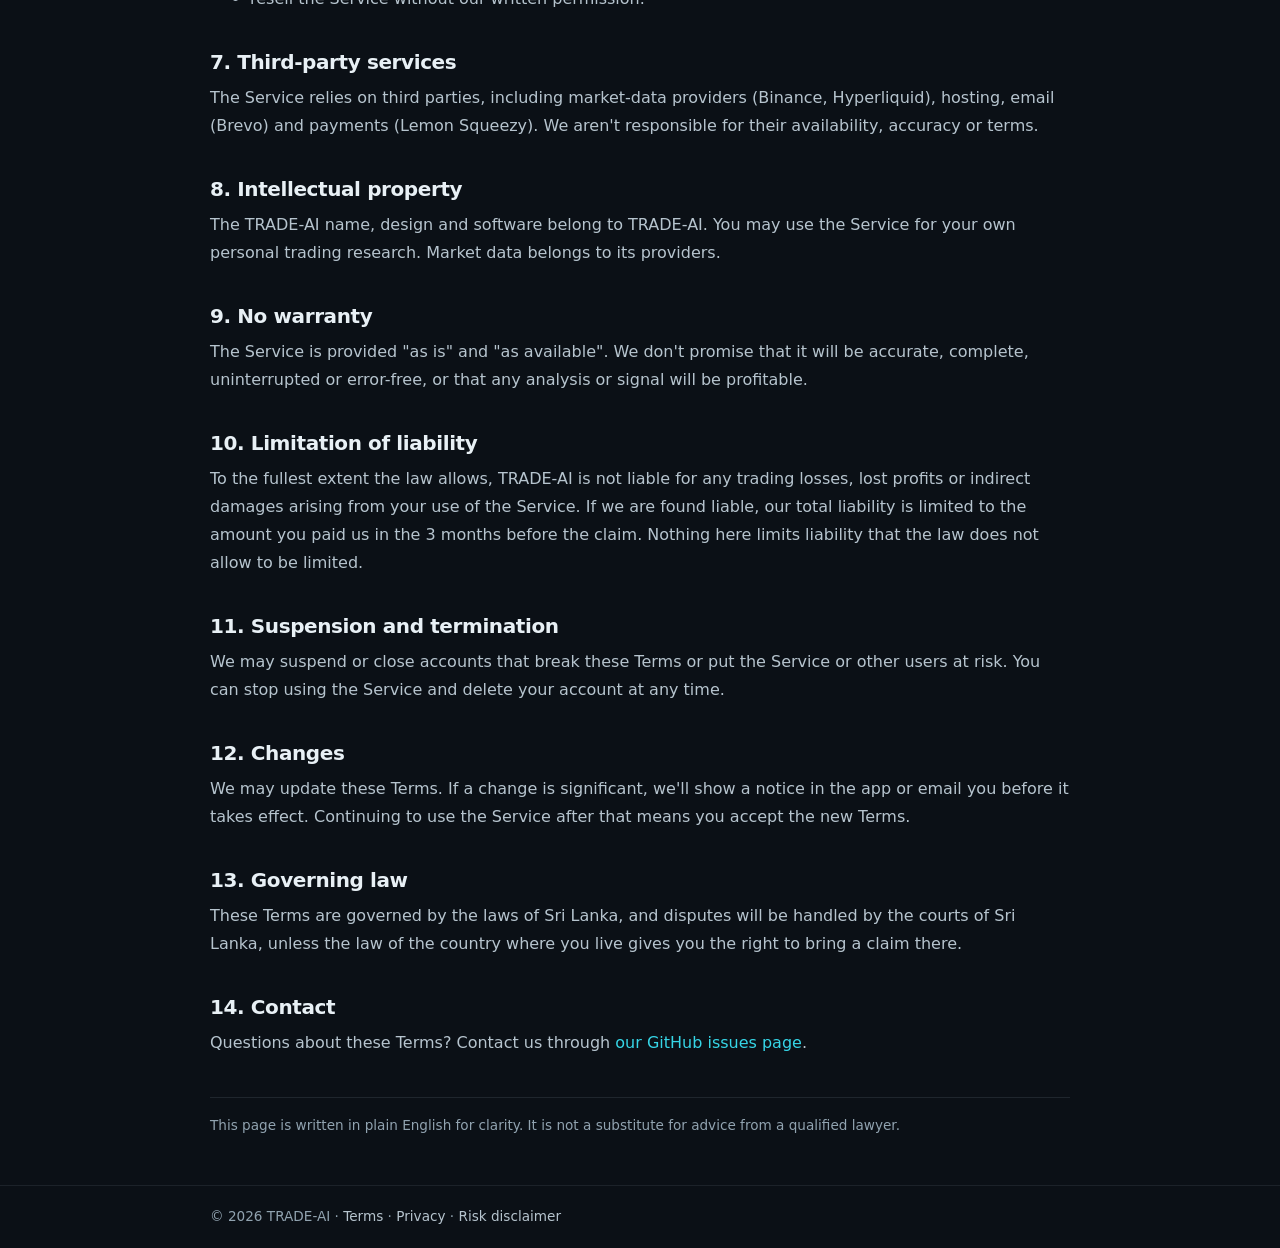
<file: legal/terms.html>
<!DOCTYPE html>
<html lang="en">
<head>
  <meta charset="utf-8" />
  <meta name="viewport" content="width=device-width, initial-scale=1" />
  <title>Terms of Service · TRADE-AI</title>
  <meta name="description" content="The rules for using TRADE-AI's website, app, alerts and paid plan." />
  <meta name="theme-color" content="#0B1016" />
  <link rel="canonical" href="https://sahan308.github.io/trade-ai/legal/terms.html" />
  <link rel="icon" href="../assets/img/icon-192.png" />
  <link rel="stylesheet" href="../assets/css/base.css?v=58" />
  <link rel="stylesheet" href="../assets/css/legal.css?v=58" />
</head>
<body class="legal-page">
  <header class="legal-top"><div class="legal-wrap">
    <a class="legal-brand" href="../index.html"><span class="lb-mark">&#8599;</span><span>TRADE<b>-AI</b></span></a>
    <nav><a href="terms.html" aria-current="page">Terms</a><a href="privacy.html">Privacy</a><a href="risk.html">Risk</a><a class="legal-app" href="../app.html">Open app</a></nav>
  </div></header>
  <main class="legal-wrap legal-doc">
    <p class="legal-kicker">Legal</p>
    <h1>Terms of Service</h1>
    <p class="legal-lede">The rules for using TRADE-AI's website, app, alerts and paid plan.</p>
    <p class="legal-meta">Last updated 15 November 2026 (trial terms updated)</p>
    
<div class="legal-callout"><b>The short version:</b> TRADE-AI is an analysis tool provided "as is". It isn't financial advice and never trades for you. Use it lawfully, keep your account secure, and read the <a href="risk.html">Risk disclaimer</a>.</div>
<h2>1. Agreement</h2>
<p>By using the TRADE-AI website, app, notifications or emails (the "Service") you agree to these Terms, the <a href="privacy.html">Privacy Policy</a> and the <a href="risk.html">Risk disclaimer</a>. If you don't agree, please don't use the Service.</p>
<h2>2. What the Service is</h2>
<p>TRADE-AI provides crypto market data, technical and Smart Money Concepts analysis, a market scanner, futures data, risk calculators and experimental trade signals. It is <b>for information and education only</b> and is not financial advice. TRADE-AI never connects to your exchange, holds funds or places trades.</p>
<h2>3. Eligibility</h2>
<p>You must be at least 18 years old and legally allowed to use crypto market information where you live.</p>
<h2>4. Your account</h2>
<p>Give a real email address, keep your password private and tell us if you think your account has been misused. You're responsible for activity on your account. You can delete your account at any time from the Account page.</p>
<h2>5. Free plan, trial and Pro</h2>
<ul>
<li><b>Free plan:</b> charts, indicators, experimental signals, signal history, risk tools and alerts are free.</li>
<li><b>Free trial:</b> a new account gets 7 days of Pro (market risk monitor, market scanner, futures intelligence, pattern &amp; SMC analysis) without a card. When the trial ends, the account stays on the free plan unless you subscribe.</li>
<li><b>TRADE-AI Pro:</b> USD 20 per month, renewing monthly until cancelled. Payments, tax and invoices are handled by our payment provider, Lemon Squeezy, which acts as merchant of record. Their terms also apply to your purchase.</li>
<li><b>Cancelling:</b> cancel any time from "Manage subscription". You keep Pro until the end of the period you've paid for. We don't give partial refunds for unused time unless the law requires it.</li>
<li><b>Price changes:</b> we'll tell you before a price change applies to your next renewal.</li>
</ul>
<h2>6. Acceptable use</h2>
<p>Don't misuse the Service. In particular, don't:</p>
<ul>
<li>break the law;</li>
<li>try to get around the trial or paywall, or share paid content publicly;</li>
<li>scrape the Service or overload it;</li>
<li>probe it for security weaknesses without permission;</li>
<li>pretend to be someone else;</li>
<li>resell the Service without our written permission.</li>
</ul>
<h2>7. Third-party services</h2>
<p>The Service relies on third parties, including market-data providers (Binance, Hyperliquid), hosting, email (Brevo) and payments (Lemon Squeezy). We aren't responsible for their availability, accuracy or terms.</p>
<h2>8. Intellectual property</h2>
<p>The TRADE-AI name, design and software belong to TRADE-AI. You may use the Service for your own personal trading research. Market data belongs to its providers.</p>
<h2>9. No warranty</h2>
<p>The Service is provided "as is" and "as available". We don't promise that it will be accurate, complete, uninterrupted or error-free, or that any analysis or signal will be profitable.</p>
<h2>10. Limitation of liability</h2>
<p>To the fullest extent the law allows, TRADE-AI is not liable for any trading losses, lost profits or indirect damages arising from your use of the Service. If we are found liable, our total liability is limited to the amount you paid us in the 3 months before the claim. Nothing here limits liability that the law does not allow to be limited.</p>
<h2>11. Suspension and termination</h2>
<p>We may suspend or close accounts that break these Terms or put the Service or other users at risk. You can stop using the Service and delete your account at any time.</p>
<h2>12. Changes</h2>
<p>We may update these Terms. If a change is significant, we'll show a notice in the app or email you before it takes effect. Continuing to use the Service after that means you accept the new Terms.</p>
<h2>13. Governing law</h2>
<p>These Terms are governed by the laws of Sri Lanka, and disputes will be handled by the courts of Sri Lanka, unless the law of the country where you live gives you the right to bring a claim there.</p>
<h2>14. Contact</h2>
<p>Questions about these Terms? Contact us through <a href="https://github.com/Sahan308/trade-ai/issues">our GitHub issues page</a>.</p>

    <p class="legal-note">This page is written in plain English for clarity. It is not a substitute for advice from a qualified lawyer.</p>
  </main>
  <footer class="legal-foot"><div class="legal-wrap">© 2026 TRADE-AI · <a href="terms.html">Terms</a> · <a href="privacy.html">Privacy</a> · <a href="risk.html">Risk disclaimer</a></div></footer>
</body>
</html>
</file>
<file: assets/css/base.css>
/* TRADE-AI — design tokens + shared base styles */
:root {
  /* Surfaces */
  --bg-0: #0B1016;
  --bg-1: #0F161E;
  --bg-2: #121B24;
  --bg-3: #19242F;
  --bg-4: #22303D;
  --line: rgba(145, 163, 176, 0.14);
  --line-strong: rgba(145, 163, 176, 0.26);

  /* Text */
  --tx-1: #E8F0F5;
  --tx-2: #B6C4CE;
  --tx-3: #91A3B0;

  /* Semantic */
  --up: #35C98A;          /* positive market movement, LONG */
  --up-soft: rgba(53, 201, 138, 0.12);
  --down: #F16B75;        /* negative market movement, SHORT */
  --down-soft: rgba(241, 107, 117, 0.12);
  --accent: #36D6E7;      /* primary brand accent — electric cyan */
  --accent-soft: rgba(54, 214, 231, 0.12);
  --accent-ink: #04161B;  /* text on cyan fills */
  --teal: #18B89A;        /* secondary accent */
  --teal-soft: rgba(24, 184, 154, 0.12);
  --info: #18B89A;
  --info-soft: rgba(24, 184, 154, 0.12);
  --neutral: #91A3B0;
  --neutral-soft: rgba(145, 163, 176, 0.12);

  /* Type */
  --font-sans: "Inter", "Segoe UI", system-ui, -apple-system, Roboto, "Helvetica Neue", Arial, sans-serif;
  --font-display: "Space Grotesk", "Inter", "Segoe UI", system-ui, sans-serif;
  --font-mono: "JetBrains Mono", ui-monospace, SFMono-Regular, Menlo, Consolas, monospace;

  /* Spacing / shape */
  --s-1: 4px; --s-2: 8px; --s-3: 12px; --s-4: 16px; --s-5: 24px; --s-6: 32px; --s-7: 48px; --s-8: 72px; --s-9: 112px;
  --r-sm: 8px; --r-md: 12px; --r-lg: 18px; --r-xl: 26px;
  --shadow-1: 0 1px 0 rgba(255,255,255,0.03) inset, 0 8px 24px rgba(0,0,0,0.25);
  --shadow-2: 0 1px 0 rgba(255,255,255,0.04) inset, 0 24px 60px rgba(0,0,0,0.45);
  --glow-up: 0 0 0 1px rgba(54,214,231,0.25), 0 0 24px rgba(54,214,231,0.12);

  /* Motion */
  --ease: cubic-bezier(0.2, 0.7, 0.2, 1);
  --dur-1: 140ms; --dur-2: 240ms; --dur-3: 520ms;
  --maxw: 1200px;
}

*, *::before, *::after { box-sizing: border-box; }
html { -webkit-text-size-adjust: 100%; scroll-behavior: smooth; }
body {
  margin: 0; background: var(--bg-0); color: var(--tx-1);
  font: 400 16px/1.6 var(--font-sans);
  -webkit-font-smoothing: antialiased;
}
img, svg { display: block; max-width: 100%; }
a { color: inherit; text-decoration: none; }
p { margin: 0 0 var(--s-4); color: var(--tx-2); }
h1, h2, h3, h4 { margin: 0 0 var(--s-3); font-family: var(--font-display); letter-spacing: -0.02em; line-height: 1.15; color: var(--tx-1); }
h1 { font-size: clamp(2.3rem, 5.4vw, 4.1rem); font-weight: 650; }
h2 { font-size: clamp(1.7rem, 3.4vw, 2.5rem); font-weight: 620; }
h3 { font-size: 1.15rem; font-weight: 600; }
.num, .mono { font-family: var(--font-mono); font-variant-numeric: tabular-nums; letter-spacing: -0.01em; }
.muted { color: var(--tx-3); }
.sr-only { position: absolute; width: 1px; height: 1px; padding: 0; margin: -1px; overflow: hidden; clip: rect(0,0,0,0); white-space: nowrap; border: 0; }
.skip-link { position: absolute; left: 12px; top: -60px; z-index: 100; background: var(--accent); color: var(--accent-ink); padding: 10px 14px; border-radius: var(--r-sm); font-weight: 600; transition: top var(--dur-1); }
.skip-link:focus { top: 12px; }

:focus-visible { outline: 2px solid var(--accent); outline-offset: 2px; border-radius: 6px; }

.icon { width: 18px; height: 18px; flex: none; stroke: currentColor; fill: none; stroke-width: 1.8; stroke-linecap: round; stroke-linejoin: round; }
.icon-sm { width: 14px; height: 14px; }
.icon-lg { width: 22px; height: 22px; }

/* Buttons */
.btn {
  --b-bg: var(--bg-3); --b-fg: var(--tx-1); --b-bd: var(--line-strong);
  display: inline-flex; align-items: center; justify-content: center; gap: 8px;
  min-height: 44px; padding: 0 18px; border-radius: 999px; border: 1px solid var(--b-bd);
  background: var(--b-bg); color: var(--b-fg); font: 600 0.95rem/1 var(--font-sans); cursor: pointer;
  transition: transform var(--dur-1) var(--ease), background var(--dur-2), border-color var(--dur-2), box-shadow var(--dur-2);
}
.btn:hover { transform: translateY(-1px); border-color: rgba(54,214,231,0.45); }
.btn:active { transform: translateY(0); }
.btn-primary { --b-bg: linear-gradient(180deg, #5CE2F0, #22C2D6); --b-fg: var(--accent-ink); --b-bd: transparent; box-shadow: 0 8px 26px rgba(54,214,231,0.22); }
.btn-primary:hover { box-shadow: 0 10px 32px rgba(54,214,231,0.32); }
.btn-ghost { --b-bg: transparent; }
.btn-sm { min-height: 36px; padding: 0 14px; font-size: 0.85rem; }
.btn[disabled], .btn[aria-disabled="true"] { opacity: 0.5; cursor: not-allowed; transform: none; }

/* Badges / pills */
.badge {
  display: inline-flex; align-items: center; gap: 6px; padding: 3px 10px; border-radius: 999px;
  font: 600 0.72rem/1.6 var(--font-sans); letter-spacing: 0.04em; text-transform: uppercase;
  border: 1px solid var(--line-strong); background: var(--bg-3); color: var(--tx-2); white-space: nowrap;
}
.badge-long { color: var(--up); background: var(--up-soft); border-color: rgba(53,201,138,0.35); }
.badge-short { color: var(--down); background: var(--down-soft); border-color: rgba(241,107,117,0.35); }
.badge-none { color: var(--neutral); background: var(--neutral-soft); }
.badge-demo { color: var(--accent); background: var(--accent-soft); border-color: rgba(54,214,231,0.35); }
.badge-info { color: var(--info); background: var(--info-soft); border-color: rgba(24,184,154,0.35); }
.up { color: var(--up); } .down { color: var(--down); }

.dot { width: 8px; height: 8px; border-radius: 50%; background: currentColor; flex: none; }
.dot-live { box-shadow: 0 0 0 0 currentColor; animation: pulse 2.4s var(--ease) infinite; }
@keyframes pulse { 0% { box-shadow: 0 0 0 0 rgba(24,184,154,0.45); } 70% { box-shadow: 0 0 0 8px rgba(24,184,154,0); } 100% { box-shadow: 0 0 0 0 rgba(24,184,154,0); } }

/* Cards */
.card {
  background: linear-gradient(180deg, rgba(255,255,255,0.025), rgba(255,255,255,0)), var(--bg-2);
  border: 1px solid var(--line); border-radius: var(--r-lg); box-shadow: var(--shadow-1);
}
.card-hover { transition: transform var(--dur-2) var(--ease), border-color var(--dur-2), box-shadow var(--dur-2); }
.card-hover:hover { transform: translateY(-3px); border-color: var(--line-strong); box-shadow: var(--shadow-2); }

/* Tooltip term */
.term { border-bottom: 1px dotted var(--tx-3); cursor: help; position: relative; }
.term:focus-visible { border-radius: 2px; }
.term[data-tip]::after {
  content: attr(data-tip); position: absolute; left: 50%; bottom: calc(100% + 8px); transform: translate(-50%, 4px);
  width: max-content; max-width: 260px; padding: 8px 10px; border-radius: var(--r-sm);
  background: var(--bg-4); border: 1px solid var(--line-strong); color: var(--tx-1);
  font: 400 0.8rem/1.45 var(--font-sans); text-transform: none; letter-spacing: 0; white-space: normal;
  opacity: 0; pointer-events: none; transition: opacity var(--dur-1), transform var(--dur-1); z-index: 30;
}
.term:hover::after, .term:focus-visible::after { opacity: 1; transform: translate(-50%, 0); }

/* Skeleton */
.skeleton { position: relative; overflow: hidden; background: var(--bg-3); border-radius: 6px; color: transparent !important; }
.skeleton::after { content: ""; position: absolute; inset: 0; transform: translateX(-100%); background: linear-gradient(90deg, transparent, rgba(255,255,255,0.05), transparent); animation: shimmer 1.4s infinite; }
@keyframes shimmer { to { transform: translateX(100%); } }

/* Scroll reveal (only hidden when JS + motion allowed) */
.js-motion .reveal { opacity: 0; transform: translateY(18px); transition: opacity var(--dur-3) var(--ease), transform var(--dur-3) var(--ease); transition-delay: var(--d, 0ms); }
.js-motion .reveal.is-visible { opacity: 1; transform: none; }

/* Modal */
.modal { position: fixed; inset: 0; z-index: 80; display: grid; place-items: center; padding: var(--s-4); visibility: hidden; }
.modal.open { visibility: visible; }
.modal-backdrop { position: absolute; inset: 0; background: rgba(5,8,11,0.72); backdrop-filter: blur(4px); opacity: 0; transition: opacity var(--dur-2); }
.modal.open .modal-backdrop { opacity: 1; }
.modal-panel { position: relative; width: min(760px, 100%); max-height: calc(100vh - 32px); overflow: auto; background: var(--bg-1); border: 1px solid var(--line-strong); border-radius: var(--r-xl); box-shadow: var(--shadow-2); transform: translateY(16px) scale(0.98); opacity: 0; transition: transform var(--dur-2) var(--ease), opacity var(--dur-2); }
.modal.open .modal-panel { transform: none; opacity: 1; }
.modal-close { position: absolute; top: 14px; right: 14px; }
.icon-btn { display: inline-grid; place-items: center; width: 40px; height: 40px; border-radius: 10px; border: 1px solid var(--line); background: var(--bg-2); color: var(--tx-2); cursor: pointer; transition: background var(--dur-1), color var(--dur-1); }
.icon-btn:hover { background: var(--bg-3); color: var(--tx-1); }

/* Signal card (shared by landing + app) */
.signal { padding: var(--s-5); display: flex; flex-direction: column; gap: var(--s-4); }
.signal-head { display: flex; align-items: flex-start; justify-content: space-between; gap: var(--s-3); }
.signal-sym { font: 650 1.2rem/1.2 var(--font-display); }
.signal-meta { font-size: 0.82rem; color: var(--tx-3); }
.signal-levels { display: grid; grid-template-columns: repeat(2, 1fr); gap: 10px; }
.level { background: var(--bg-1); border: 1px solid var(--line); border-radius: var(--r-sm); padding: 8px 10px; }
.level dt { font-size: 0.7rem; text-transform: uppercase; letter-spacing: 0.06em; color: var(--tx-3); }
.level dd { margin: 2px 0 0; font-family: var(--font-mono); font-size: 0.9rem; }
.score { display: flex; align-items: center; gap: 10px; font-size: 0.82rem; color: var(--tx-2); }
.score-bar { flex: 1; height: 6px; border-radius: 6px; background: var(--bg-4); overflow: hidden; }
.score-bar span { display: block; height: 100%; background: linear-gradient(90deg, var(--teal), var(--accent)); border-radius: inherit; transform-origin: left; }
.evidence { display: grid; gap: 6px; margin: 0; padding: 0; list-style: none; font-size: 0.86rem; color: var(--tx-2); }
.evidence li { display: flex; gap: 8px; align-items: flex-start; }
.evidence .icon { margin-top: 3px; }
.demo-stamp { display: flex; align-items: center; gap: 6px; font-size: 0.75rem; color: var(--accent); }

@media (prefers-reduced-motion: reduce) {
  html { scroll-behavior: auto; }
  *, *::before, *::after { animation-duration: 0.001ms !important; animation-iteration-count: 1 !important; transition-duration: 0.001ms !important; }
  .js-motion .reveal { opacity: 1; transform: none; }
}

/* Milestone 7: locked trade levels */
.locked-levels { border: 1px dashed var(--line, rgba(145,163,176,.3)); border-radius: 12px; padding: 14px; background: rgba(54,214,231,.04); }
.locked-levels .icon-sm { vertical-align: -2px; }
.auth-form { display: grid; gap: 12px; max-width: 380px; }
.auth-form .err { color: var(--neg, #F16B75); font-size: .85rem; min-height: 1em; }

/* Themed scrollbars (page, tables, modals) */
html { color-scheme: dark; }
/* Firefox only: Chrome ignores the glowing ::-webkit-scrollbar styles below when scrollbar-color is set */
@supports not selector(::-webkit-scrollbar) {
  html { scrollbar-color: #36D6E7 #0B1016; scrollbar-width: thin; }
  * { scrollbar-color: #36D6E7 transparent; scrollbar-width: thin; }
}
::-webkit-scrollbar { width: 6px; height: 6px; }
::-webkit-scrollbar-track { background: #0B1016; }
::-webkit-scrollbar-thumb {
  background: linear-gradient(180deg, #5FE6F2 0%, #36D6E7 50%, #18B89A 100%);
  border-radius: 6px; border: 1px solid #0B1016;
  box-shadow: 0 0 8px rgba(54, 214, 231, .75), 0 0 16px rgba(54, 214, 231, .35), inset 0 0 4px rgba(255, 255, 255, .45);
}
::-webkit-scrollbar-thumb:hover { background: linear-gradient(180deg, #8AF0F8 0%, #36D6E7 60%, #18B89A 100%); box-shadow: 0 0 12px rgba(54, 214, 231, .95), 0 0 24px rgba(54, 214, 231, .5), inset 0 0 6px rgba(255, 255, 255, .6); }
::-webkit-scrollbar-corner { background: #0B1016; }
::-webkit-scrollbar-button { display: none; height: 0; width: 0; }
</file>
<file: assets/css/landing.css>
/* Landing page */
body.landing {
  background:
    radial-gradient(1100px 600px at 85% -10%, rgba(54,214,231,0.09), transparent 60%),
    radial-gradient(900px 500px at -10% 10%, rgba(24,184,154,0.08), transparent 60%),
    var(--bg-0);
}
.wrap { width: min(var(--maxw), 100% - 40px); margin-inline: auto; }
section { padding: var(--s-9) 0; position: relative; }
.eyebrow { display: inline-flex; align-items: center; gap: 8px; font: 600 0.78rem/1 var(--font-sans); letter-spacing: 0.12em; text-transform: uppercase; color: var(--accent); margin-bottom: var(--s-4); }
.section-head { max-width: 680px; margin-bottom: var(--s-7); }
.section-head p { font-size: 1.08rem; }

/* Nav */
.nav { position: sticky; top: 0; z-index: 50; transition: background var(--dur-2), border-color var(--dur-2), backdrop-filter var(--dur-2); border-bottom: 1px solid transparent; }
.nav.scrolled { background: rgba(11,16,22,0.8); backdrop-filter: blur(12px); border-bottom-color: var(--line); }
.nav-inner { display: flex; align-items: center; gap: var(--s-5); height: 72px; }
.brand { display: inline-flex; align-items: center; gap: 10px; font: 700 1.1rem/1 var(--font-display); letter-spacing: 0.02em; }
.brand-mark { width: 30px; height: 30px; border-radius: 9px; display: grid; place-items: center; background: linear-gradient(140deg, #1A2834, #121B24); border: 1px solid var(--line-strong); color: var(--accent); }
.brand b { color: var(--accent); font-weight: 700; }
.nav-links { display: flex; gap: 4px; margin-left: var(--s-4); }
.nav-links a { padding: 8px 12px; border-radius: 8px; color: var(--tx-2); font-size: 0.93rem; transition: color var(--dur-1), background var(--dur-1); }
.nav-links a:hover { color: var(--tx-1); background: rgba(255,255,255,0.04); }
.nav-cta { margin-left: auto; display: flex; gap: 8px; align-items: center; }
.nav-toggle { display: none; margin-left: auto; }
.mobile-menu { display: none; }

@media (max-width: 900px) {
  .nav-links, .nav-cta { display: none; }
  .nav-toggle { display: inline-grid; }
  .mobile-menu { display: grid; gap: 4px; overflow: hidden; max-height: 0; opacity: 0; transition: max-height var(--dur-3) var(--ease), opacity var(--dur-2); background: rgba(11,16,22,0.97); border-bottom: 1px solid var(--line); }
  .mobile-menu.open { max-height: 480px; opacity: 1; }
  .mobile-menu .wrap { display: grid; gap: 2px; padding: 8px 0 18px; }
  .mobile-menu a:not(.btn) { padding: 12px 6px; color: var(--tx-2); border-bottom: 1px solid var(--line); }
  .mobile-menu .btn { margin-top: 10px; }
}

/* Hero */
.hero { padding: var(--s-8) 0 var(--s-9); }
.hero-grid { display: grid; grid-template-columns: 1.05fr 1fr; gap: var(--s-7); align-items: center; }
.hero h1 em { font-style: normal; background: linear-gradient(90deg, var(--accent), #7FE8F2 50%, var(--teal)); -webkit-background-clip: text; background-clip: text; color: transparent; }
.hero-lede { font-size: 1.16rem; max-width: 560px; margin: var(--s-4) 0 var(--s-6); }
.hero-ctas { display: flex; flex-wrap: wrap; gap: 12px; }
.hero-notes { display: flex; flex-wrap: wrap; gap: 18px; margin-top: var(--s-6); color: var(--tx-3); font-size: 0.88rem; }
.hero-notes span { display: inline-flex; align-items: center; gap: 6px; }

.preview { padding: var(--s-4); position: relative; }
.preview::before { content: ""; position: absolute; inset: -1px; border-radius: inherit; padding: 1px; background: linear-gradient(160deg, rgba(54,214,231,0.45), transparent 40%, transparent 60%, rgba(24,184,154,0.35)); -webkit-mask: linear-gradient(#000 0 0) content-box, linear-gradient(#000 0 0); -webkit-mask-composite: xor; mask-composite: exclude; pointer-events: none; }
.preview-top { display: flex; align-items: center; justify-content: space-between; gap: 10px; padding: 4px 6px 12px; flex-wrap: wrap; }
.preview-pair { display: flex; align-items: baseline; gap: 10px; }
.preview-pair strong { font: 650 1.05rem/1 var(--font-display); }
.chart-box { position: relative; height: 260px; background: var(--bg-1); border: 1px solid var(--line); border-radius: var(--r-md); overflow: hidden; }
.chart-box svg { width: 100%; height: 100%; }
.chart-box .gl { stroke: rgba(145,163,176,0.08); }
.chart-box .ax { fill: var(--tx-3); font: 10px var(--font-mono); }
.preview-foot { display: grid; grid-template-columns: repeat(3, 1fr); gap: 10px; margin-top: 12px; }
.mini { background: var(--bg-1); border: 1px solid var(--line); border-radius: var(--r-sm); padding: 10px 12px; }
.mini small { display: block; color: var(--tx-3); font-size: 0.72rem; text-transform: uppercase; letter-spacing: 0.06em; }
.mini span { font-family: var(--font-mono); font-size: 0.95rem; }

/* Line-draw animation for hero chart */
.js-motion .draw { stroke-dasharray: var(--len); stroke-dashoffset: var(--len); transition: stroke-dashoffset 1s var(--ease); }
.js-motion .is-visible .draw, .js-motion .draw.go { stroke-dashoffset: 0; }
.js-motion .candle { opacity: 0; transform: scaleY(0.4); transform-box: fill-box; transform-origin: center; transition: opacity 300ms var(--ease), transform 300ms var(--ease); transition-delay: calc(var(--i) * 11ms); }
.js-motion .is-visible .candle { opacity: 1; transform: none; }
.js-motion .vol { transform: scaleY(0); transform-box: fill-box; transform-origin: bottom; transition: transform 360ms var(--ease); transition-delay: calc(var(--i) * 9ms + 120ms); }
.js-motion .is-visible .vol { transform: none; }
.js-motion .ema-dot { opacity: 0; transition: opacity 300ms 0.9s; }
.js-motion .is-visible .ema-dot { opacity: 1; }
/* After the intro, live ticks redraw without replaying the entrance */
.chart-box.settled .candle, .chart-box.settled .vol, .chart-box.settled .draw, .chart-box.settled .ema-dot { transition: none !important; transform: none; stroke-dashoffset: 0; }
.chart-box.settled .candle, .chart-box.settled .ema-dot { opacity: 1; }


/* Trust strip */
.trust { padding: 0 0 var(--s-8); }
.trust-grid { display: grid; grid-template-columns: repeat(3, 1fr); gap: var(--s-4); }
.trust-item { padding: var(--s-5); display: flex; gap: 14px; }
.card-hover:focus-within { border-color: var(--line-strong); }
.card-hover .ic { transition: transform var(--dur-2) var(--ease), color var(--dur-2); }
.card-hover:hover .ic { transform: translateY(-2px); color: var(--accent); }
.trust-item .ic { width: 42px; height: 42px; border-radius: 12px; display: grid; place-items: center; flex: none; background: var(--bg-3); border: 1px solid var(--line); color: var(--teal); }
.trust-item h3 { font-size: 1rem; margin-bottom: 4px; }
.trust-item p { margin: 0; font-size: 0.92rem; }

/* Features */
.features-grid { display: grid; grid-template-columns: repeat(6, 1fr); gap: var(--s-4); }
.feature { padding: var(--s-5); grid-column: span 2; }
.feature.wide { grid-column: span 3; }
.feature .ic { width: 40px; height: 40px; border-radius: 11px; display: grid; place-items: center; background: var(--bg-3); border: 1px solid var(--line); color: var(--accent); margin-bottom: var(--s-4); }
.feature p { margin: 0; font-size: 0.95rem; }
.feature .tag { margin-top: var(--s-4); }

/* How it works */
.steps { display: grid; grid-template-columns: repeat(4, 1fr); gap: var(--s-4); counter-reset: step; position: relative; }
.step { padding: var(--s-5); position: relative; }
.step::before { counter-increment: step; content: "0" counter(step); font: 600 0.8rem/1 var(--font-mono); color: var(--accent); display: block; margin-bottom: var(--s-4); }
.step .ic { color: var(--teal); margin-bottom: var(--s-3); }
.step p { margin: 0; font-size: 0.93rem; }
.step:not(:last-child)::after { content: ""; position: absolute; top: 50%; right: -14px; width: 12px; height: 2px; background: var(--line-strong); }

/* Samples */
.samples-grid { display: grid; grid-template-columns: repeat(3, 1fr); gap: var(--s-4); }

/* Pricing */
.pricing-grid { display: grid; grid-template-columns: 1fr 1fr; gap: var(--s-4); max-width: 900px; }
.plan { padding: var(--s-6); display: flex; flex-direction: column; gap: var(--s-4); }
.plan.featured { border-color: rgba(54,214,231,0.4); box-shadow: 0 0 0 1px rgba(54,214,231,0.14), var(--shadow-2); }
.plan-price { font: 650 2.6rem/1 var(--font-display); }
.plan-price small { font: 500 1rem var(--font-sans); color: var(--tx-3); }
.plan ul { list-style: none; margin: 0; padding: 0; display: grid; gap: 10px; color: var(--tx-2); font-size: 0.95rem; }
.plan li { display: flex; gap: 10px; }
.plan li .icon { color: var(--teal); margin-top: 3px; }
.plan .btn { margin-top: auto; }
.config-note { display: flex; gap: 10px; align-items: flex-start; padding: 12px 14px; border-radius: var(--r-md); background: var(--accent-soft); border: 1px dashed rgba(54,214,231,0.4); color: var(--tx-2); font-size: 0.86rem; }
.config-note .icon { color: var(--accent); margin-top: 2px; }

/* FAQ */
.faq { max-width: 820px; display: grid; gap: 10px; }
.faq-item { border: 1px solid var(--line); border-radius: var(--r-md); background: var(--bg-2); }
.faq-q { width: 100%; display: flex; justify-content: space-between; align-items: center; gap: 16px; padding: 18px 20px; background: none; border: 0; color: var(--tx-1); font: 600 1rem/1.4 var(--font-sans); text-align: left; cursor: pointer; min-height: 56px; }
.faq-q .icon { transition: transform var(--dur-2) var(--ease); color: var(--tx-3); }
.faq-q[aria-expanded="true"] .icon { transform: rotate(45deg); color: var(--accent); }
.faq-a { display: grid; grid-template-rows: 0fr; transition: grid-template-rows var(--dur-2) var(--ease); }
.faq-a > div { overflow: hidden; }
.faq-a p { padding: 0 20px 18px; margin: 0; }
.faq-q[aria-expanded="true"] + .faq-a { grid-template-rows: 1fr; }

/* CTA band + footer */
.cta-band { padding: var(--s-7); text-align: center; background: radial-gradient(600px 200px at 50% 0%, rgba(54,214,231,0.12), transparent 70%), var(--bg-2); }
.cta-band p { max-width: 560px; margin: 0 auto var(--s-5); }
.footer { padding: var(--s-7) 0 var(--s-6); border-top: 1px solid var(--line); margin-top: var(--s-8); }
.footer-grid { display: grid; grid-template-columns: 1.4fr repeat(3, 1fr); gap: var(--s-6); }
.footer h4 { font: 600 0.8rem/1 var(--font-sans); letter-spacing: 0.08em; text-transform: uppercase; color: var(--tx-3); margin-bottom: var(--s-4); }
.footer ul { list-style: none; margin: 0; padding: 0; display: grid; gap: 10px; }
.footer a { color: var(--tx-2); font-size: 0.93rem; }
.footer a:hover { color: var(--tx-1); }
.risk { margin-top: var(--s-6); padding-top: var(--s-5); border-top: 1px solid var(--line); font-size: 0.82rem; color: var(--tx-3); }

@media (max-width: 1000px) {
  .hero-grid { grid-template-columns: 1fr; }
  .features-grid { grid-template-columns: 1fr 1fr; }
  .feature, .feature.wide { grid-column: span 1; }
  .steps { grid-template-columns: 1fr 1fr; }
  .step::after { display: none; }
  .samples-grid { grid-template-columns: 1fr; max-width: 520px; }
  .footer-grid { grid-template-columns: 1fr 1fr; }
}
@media (max-width: 640px) {
  section { padding: var(--s-8) 0; }
  .hero { padding-top: var(--s-6); }
  .trust-grid, .features-grid, .steps, .pricing-grid { grid-template-columns: 1fr; }
  .chart-box { height: 210px; }
  .preview-foot { grid-template-columns: 1fr 1fr; }
  .preview-foot .mini:last-child { grid-column: span 2; }
  .footer-grid { grid-template-columns: 1fr; }
  .cta-band { padding: var(--s-6) var(--s-4); }
}


/* Blinking "Long" bias */
.bias-long { display: inline-block; font-weight: 700; animation: longGlow 1.6s ease-in-out infinite; }
@keyframes longGlow {
  0%, 100% { opacity: 1; text-shadow: 0 0 10px rgba(53,201,138,0.65), 0 0 22px rgba(53,201,138,0.3); }
  50% { opacity: 0.45; text-shadow: none; }
}
@media (prefers-reduced-motion: reduce) { .bias-long { animation: none !important; } }
</file>
<file: assets/css/legal.css>
.legal-page { min-height: 100vh; display: flex; flex-direction: column;
  background: radial-gradient(900px 500px at 85% -10%, rgba(54,214,231,.10), transparent 60%), var(--bg-0); }
.legal-wrap { width: min(860px, 100% - 32px); margin: 0 auto; }
.legal-top { position: sticky; top: 0; z-index: 10; backdrop-filter: blur(10px); background: rgba(11,16,22,.82); border-bottom: 1px solid rgba(145,163,176,.12); }
.legal-top .legal-wrap { display: flex; align-items: center; justify-content: space-between; gap: 12px; padding: 14px 0; flex-wrap: wrap; }
.legal-brand { color: var(--tx-1); text-decoration: none; font-weight: 800; letter-spacing: .4px; font-family: var(--font-display); font-size: 1.1rem; display: inline-flex; align-items: center; gap: 10px; }
.legal-brand b { color: #36D6E7; }
.lb-mark { width: 30px; height: 30px; border-radius: 9px; border: 1px solid #36D6E7; color: #36D6E7; display: inline-grid; place-items: center; box-shadow: 0 0 12px rgba(54,214,231,.35); }
.legal-top nav { display: flex; gap: 6px; flex-wrap: wrap; }
.legal-top nav a { color: var(--tx-2); text-decoration: none; padding: 7px 12px; border-radius: 10px; font-size: .9rem; }
.legal-top nav a:hover, .legal-top nav a[aria-current="page"] { color: var(--tx-1); background: rgba(54,214,231,.1); }
.legal-top nav a.legal-app { color: #06232A; background: linear-gradient(90deg,#36D6E7,#18B89A); font-weight: 700; box-shadow: 0 0 14px rgba(54,214,231,.35); }
.legal-doc { padding: 48px 0 32px; flex: 1; }
.legal-kicker { color: #36D6E7; text-transform: uppercase; letter-spacing: .14em; font-size: .78rem; font-weight: 700; margin: 0 0 8px; }
.legal-doc h1 { font-family: var(--font-display); font-size: clamp(2rem, 4vw, 2.8rem); margin: 0 0 12px; letter-spacing: -.01em; }
.legal-lede { color: var(--tx-2); font-size: 1.08rem; margin: 0 0 8px; max-width: 680px; }
.legal-meta { color: var(--tx-3); font-size: .85rem; margin: 0 0 28px; }
.legal-callout { border: 1px solid rgba(54,214,231,.4); background: linear-gradient(90deg, rgba(54,214,231,.10), rgba(24,184,154,.06)); border-radius: 14px; padding: 16px 18px; margin: 0 0 30px; line-height: 1.6; box-shadow: 0 0 20px rgba(54,214,231,.12); }
.legal-doc h2 { font-family: var(--font-display); font-size: 1.25rem; margin: 34px 0 10px; padding-top: 4px; }
.legal-doc p, .legal-doc li { color: var(--tx-2); line-height: 1.75; }
.legal-doc li { margin: 6px 0; }
.legal-doc b { color: var(--tx-1); }
.legal-doc a { color: #36D6E7; }
.legal-table { width: 100%; border-collapse: collapse; margin: 8px 0 12px; font-size: .92rem; display: block; overflow-x: auto; }
.legal-table th, .legal-table td { text-align: left; padding: 10px 12px; border-bottom: 1px solid rgba(145,163,176,.15); vertical-align: top; color: var(--tx-2); }
.legal-table th { color: var(--tx-1); font-size: .8rem; text-transform: uppercase; letter-spacing: .06em; }
.legal-note { margin-top: 40px; font-size: .85rem; color: var(--tx-3) !important; border-top: 1px solid rgba(145,163,176,.15); padding-top: 16px; }
.legal-foot { border-top: 1px solid rgba(145,163,176,.12); padding: 20px 0; color: var(--tx-3); font-size: .85rem; }
.legal-foot a { color: var(--tx-2); }
</file>
